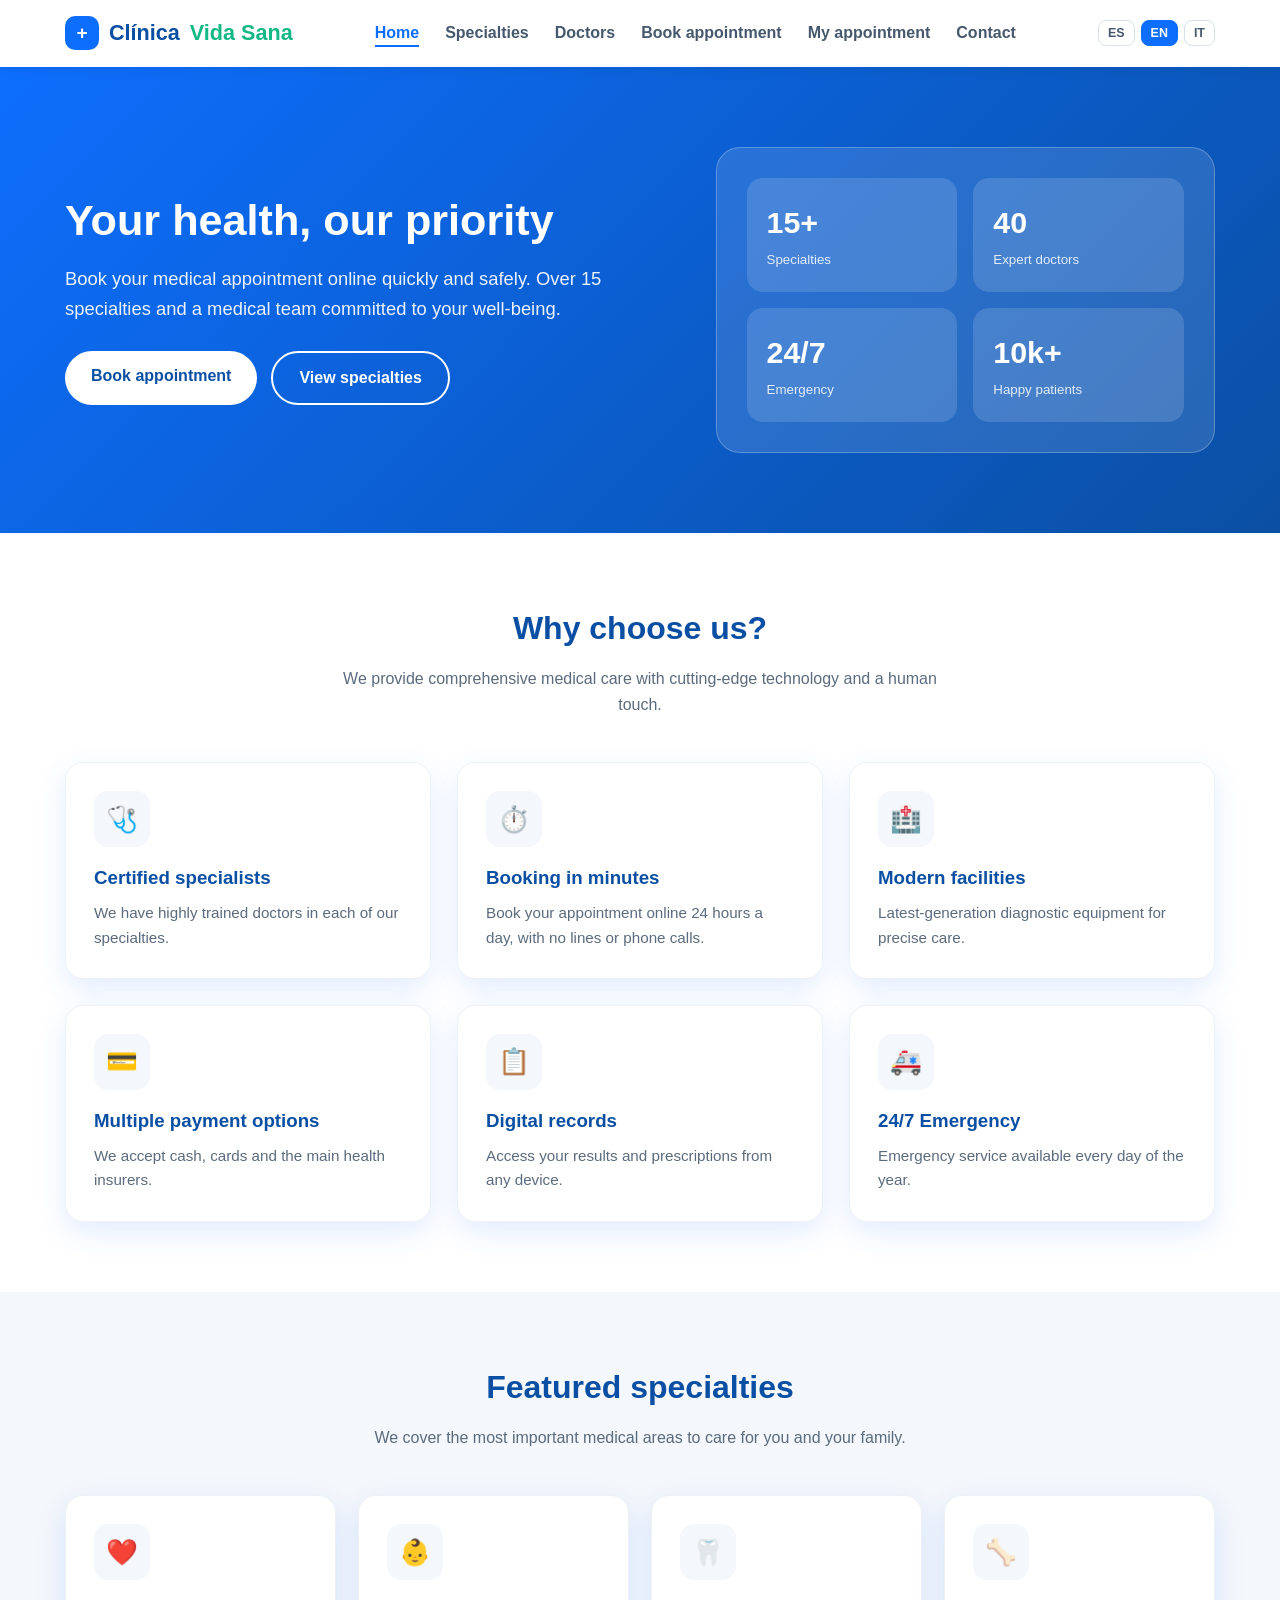
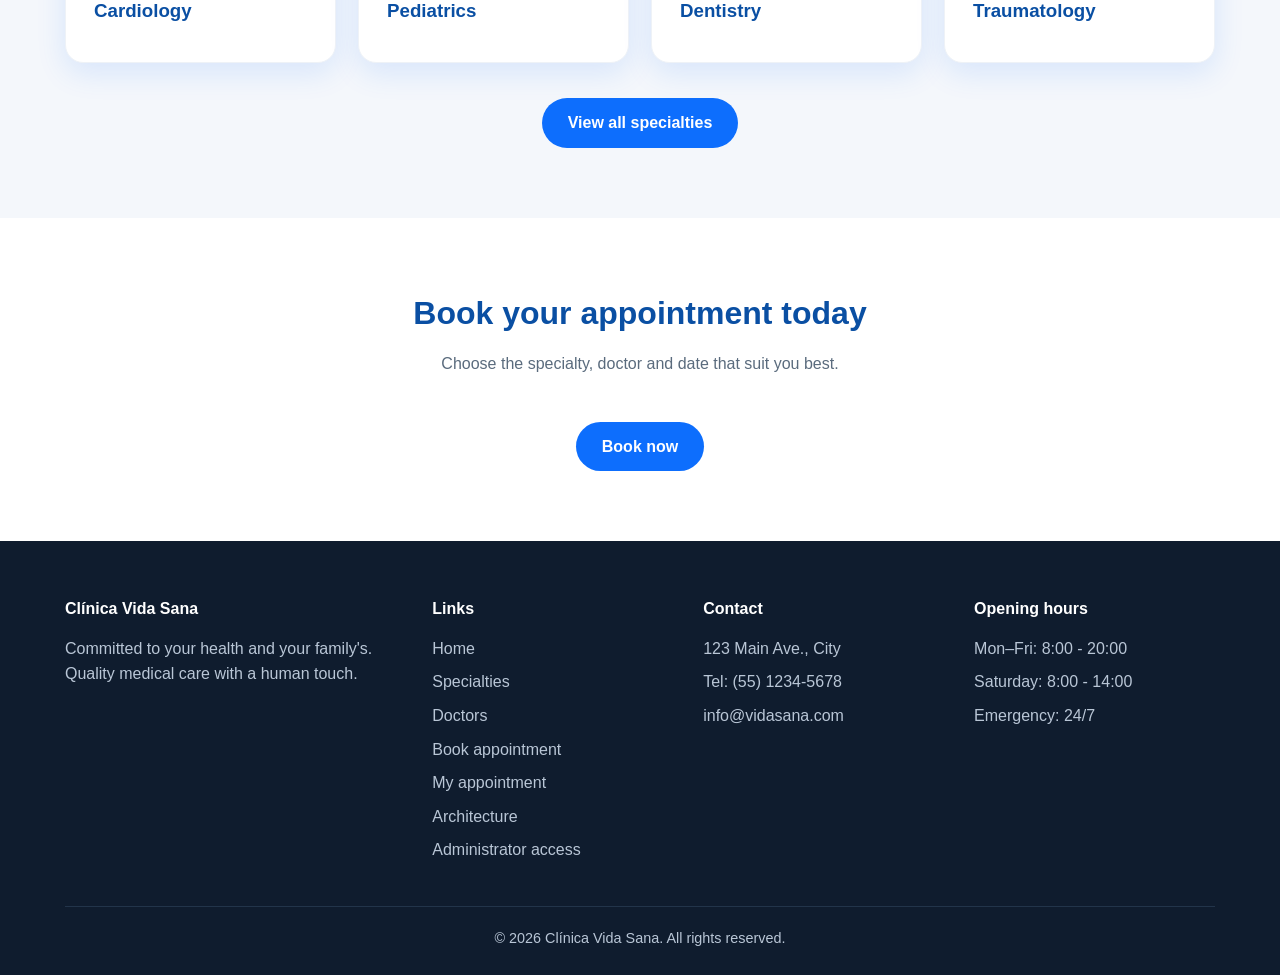
<file: index.html>
<!DOCTYPE html>
<html lang="es">
<head>
  <meta charset="UTF-8" />
  <meta name="viewport" content="width=device-width, initial-scale=1.0" />
  <title>Clínica Vida Sana | Citas Médicas en Línea</title>
  <meta name="description" content="Agenda tu cita médica en línea. Especialidades, médicos y atención de calidad." />
  <link rel="stylesheet" href="css/estilos.css" />
</head>
<body>
  <header>
    <div class="container nav">
      <a href="index.html" class="logo">
        <span class="cruz">+</span> Clínica <span>Vida Sana</span>
      </a>
      <button class="menu-toggle" aria-label="Menú">&#9776;</button>
      <nav>
        <ul class="menu">
          <li><a href="index.html" class="activo">Inicio</a></li>
          <li><a href="especialidades.html">Especialidades</a></li>
          <li><a href="medicos.html">Médicos</a></li>
          <li><a href="agendar.html">Agendar cita</a></li>
          <li><a href="mi-cita.html">Mi cita</a></li>
          <li><a href="contacto.html">Contacto</a></li>
        </ul>
      </nav>
    </div>
  </header>

  <section class="hero">
    <div class="container hero-grid">
      <div>
        <h1>Tu salud, nuestra prioridad</h1>
        <p>
          Agenda tu cita médica en línea de forma rápida y segura. Más de 15
          especialidades y un equipo médico comprometido con tu bienestar.
        </p>
        <div class="hero-botones">
          <a href="agendar.html" class="btn btn-blanco">Agendar cita</a>
          <a href="especialidades.html" class="btn btn-borde">Ver especialidades</a>
        </div>
      </div>
      <div class="hero-img">
        <div class="hero-card">
          <div class="num">15+</div>
          <small>Especialidades</small>
        </div>
        <div class="hero-card">
          <div class="num">40</div>
          <small>Médicos expertos</small>
        </div>
        <div class="hero-card">
          <div class="num">24/7</div>
          <small>Urgencias</small>
        </div>
        <div class="hero-card">
          <div class="num">10k+</div>
          <small>Pacientes felices</small>
        </div>
      </div>
    </div>
  </section>

  <section class="seccion">
    <div class="container">
      <div class="titulo">
        <h2>¿Por qué elegirnos?</h2>
        <p>Brindamos atención médica integral con tecnología de punta y calidez humana.</p>
      </div>
      <div class="grid-3">
        <div class="card" data-href="medicos.html">
          <div class="icono">🩺</div>
          <h3>Especialistas certificados</h3>
          <p>Contamos con médicos altamente capacitados en cada una de nuestras especialidades.</p>
        </div>
        <div class="card" data-href="agendar.html">
          <div class="icono">⏱️</div>
          <h3>Agenda en minutos</h3>
          <p>Reserva tu cita en línea las 24 horas, sin filas ni llamadas telefónicas.</p>
        </div>
        <div class="card" data-href="contacto.html">
          <div class="icono">🏥</div>
          <h3>Instalaciones modernas</h3>
          <p>Equipos de diagnóstico de última generación para un cuidado preciso.</p>
        </div>
        <div class="card" data-href="contacto.html">
          <div class="icono">💳</div>
          <h3>Múltiples formas de pago</h3>
          <p>Aceptamos efectivo, tarjetas y las principales aseguradoras médicas.</p>
        </div>
        <div class="card" data-href="mi-cita.html">
          <div class="icono">📋</div>
          <h3>Historial digital</h3>
          <p>Accede a tus resultados y recetas desde cualquier dispositivo.</p>
        </div>
        <div class="card" data-href="contacto.html">
          <div class="icono">🚑</div>
          <h3>Urgencias 24/7</h3>
          <p>Servicio de emergencias disponible todos los días del año.</p>
        </div>
      </div>
    </div>
  </section>

  <section class="seccion gris">
    <div class="container">
      <div class="titulo">
        <h2>Especialidades destacadas</h2>
        <p>Contamos con las áreas médicas más importantes para cuidar de ti y tu familia.</p>
      </div>
      <div class="grid-4">
        <div class="card" data-especialidad="Cardiología">
          <div class="icono">❤️</div>
          <h3>Cardiología</h3>
        </div>
        <div class="card" data-especialidad="Pediatría">
          <div class="icono">👶</div>
          <h3>Pediatría</h3>
        </div>
        <div class="card" data-especialidad="Odontología">
          <div class="icono">🦷</div>
          <h3>Odontología</h3>
        </div>
        <div class="card" data-especialidad="Traumatología">
          <div class="icono">🦴</div>
          <h3>Traumatología</h3>
        </div>
      </div>
      <div style="text-align:center;margin-top:35px;">
        <a href="especialidades.html" class="btn btn-primario">Ver todas las especialidades</a>
      </div>
    </div>
  </section>

  <section class="seccion">
    <div class="container">
      <div class="titulo">
        <h2>Agenda tu cita hoy mismo</h2>
        <p>Elige la especialidad, el médico y la fecha que mejor te convenga.</p>
      </div>
      <div style="text-align:center;">
        <a href="agendar.html" class="btn btn-primario">Reservar ahora</a>
      </div>
    </div>
  </section>

  <footer>
    <div class="container">
      <div class="footer-grid">
        <div>
          <h4>Clínica Vida Sana</h4>
          <p>Comprometidos con tu salud y la de tu familia. Atención médica de calidad con calidez humana.</p>
        </div>
        <div>
          <h4>Enlaces</h4>
          <ul>
            <li><a href="index.html">Inicio</a></li>
            <li><a href="especialidades.html">Especialidades</a></li>
            <li><a href="medicos.html">Médicos</a></li>
            <li><a href="agendar.html">Agendar cita</a></li>
            <li><a href="mi-cita.html">Mi cita</a></li>
            <li><a href="arquitectura.html">Arquitectura</a></li>
            <li><a href="admin.html">Acceso administradores</a></li>
          </ul>
        </div>
        <div>
          <h4>Contacto</h4>
          <ul>
            <li>Av. Principal 123, Ciudad</li>
            <li>Tel: (55) 1234-5678</li>
            <li>info@vidasana.com</li>
          </ul>
        </div>
        <div>
          <h4>Horarios</h4>
          <ul>
            <li>Lun a Vie: 8:00 - 20:00</li>
            <li>Sábado: 8:00 - 14:00</li>
            <li>Urgencias: 24/7</li>
          </ul>
        </div>
      </div>
      <div class="copy">© 2026 Clínica Vida Sana. Todos los derechos reservados.</div>
    </div>
  </footer>

  <script src="js/i18n.js"></script>
  <script src="js/datos.js"></script>
  <script src="js/app.js"></script>
</body>
</html>
</file>
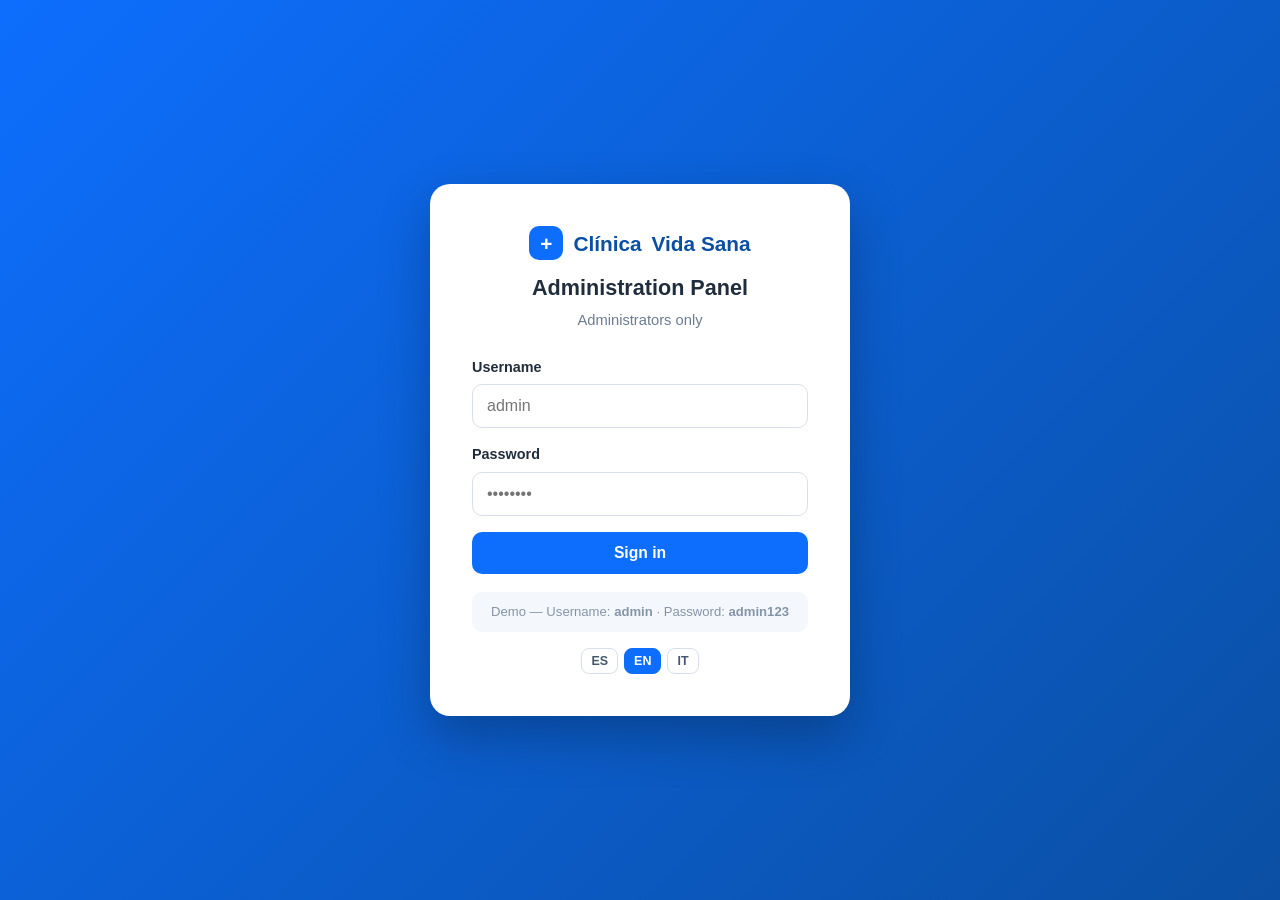
<file: admin.html>
<!DOCTYPE html>
<html lang="es">
<head>
  <meta charset="UTF-8" />
  <meta name="viewport" content="width=device-width, initial-scale=1.0" />
  <title>Panel de Administración | Clínica Vida Sana</title>
  <link rel="stylesheet" href="css/admin.css" />
</head>
<body>
  <!-- LOGIN -->
  <div id="loginView" class="login-wrap">
    <div class="login-card">
      <div class="logo"><span class="cruz">+</span> Clínica <span>Vida Sana</span></div>
      <h1>Panel de Administración</h1>
      <p class="sub">Acceso exclusivo para administradores</p>
      <div class="error" id="loginError"></div>
      <form id="loginForm">
        <div class="campo">
          <label for="usuario">Usuario</label>
          <input type="text" id="usuario" placeholder="admin" autocomplete="username" required />
        </div>
        <div class="campo">
          <label for="clave">Contraseña</label>
          <input type="password" id="clave" placeholder="••••••••" autocomplete="current-password" required />
        </div>
        <button type="submit" class="btn btn-block">Iniciar sesión</button>
      </form>
      <div class="hint">Demo — Usuario: <strong>admin</strong> · Contraseña: <strong>admin123</strong></div>
    </div>
  </div>

  <!-- PANEL -->
  <div id="panelView" style="display:none;">
    <header class="topbar">
      <div class="topbar-inner">
        <div class="marca">
          <span class="cruz">+</span>
          <div>Vida Sana <small>Administración</small></div>
        </div>
        <div class="topbar-actions">
          <span class="usuario">Hola, admin</span>
          <a href="index.html" class="btn btn-sm btn-gris">Ver sitio</a>
          <button class="btn btn-sm btn-rojo" id="btnSalir">Cerrar sesión</button>
        </div>
      </div>
    </header>

    <main class="panel">
      <div class="stats">
        <div class="stat"><div class="num" id="statTurnos">0</div><div class="lbl">Turnos totales</div></div>
        <div class="stat"><div class="num" id="statPendientes">0</div><div class="lbl">Pendientes</div></div>
        <div class="stat"><div class="num" id="statConfirmadas">0</div><div class="lbl">Confirmadas</div></div>
        <div class="stat"><div class="num" id="statMedicos">0</div><div class="lbl">Médicos</div></div>
      </div>

      <div class="tabs">
        <button class="tab activo" data-tab="turnos">Turnos / Citas</button>
        <button class="tab" data-tab="medicos">Médicos</button>
        <button class="tab" data-tab="respaldo">Respaldo</button>
      </div>

      <!-- Vista turnos -->
      <section id="vistaTurnos">
        <div class="panel-head">
          <h2>Gestión de Turnos</h2>
          <div class="filtros">
            <input type="text" id="filtroTurno" placeholder="Buscar paciente, especialidad..." />
            <select id="filtroEstado">
              <option value="">Todos los estados</option>
              <option>Pendiente</option>
              <option>Confirmada</option>
              <option>Atendida</option>
              <option>Cancelada</option>
            </select>
            <button class="btn btn-sm" data-accion="nuevo-turno">+ Nuevo turno</button>
          </div>
        </div>
        <div class="tabla-wrap">
          <table id="tablaTurnos">
            <thead>
              <tr>
                <th>Paciente</th>
                <th>Especialidad</th>
                <th>Médico</th>
                <th>Fecha / Hora</th>
                <th>Motivo</th>
                <th>Estado</th>
                <th>Creado</th>
                <th>Acciones</th>
              </tr>
            </thead>
            <tbody></tbody>
          </table>
        </div>
      </section>

      <!-- Vista médicos -->
      <section id="vistaMedicos" style="display:none;">
        <div class="panel-head">
          <h2>Gestión de Médicos</h2>
          <div class="filtros">
            <button class="btn btn-sm" data-accion="nuevo-medico">+ Nuevo médico</button>
          </div>
        </div>
        <div class="tabla-wrap">
          <table id="tablaMedicos">
            <thead>
              <tr>
                <th>Nombre</th>
                <th>Especialidad</th>
                <th>Cédula</th>
                <th>Experiencia</th>
                <th>Días y horario</th>
                <th>Contacto</th>
                <th>Acciones</th>
              </tr>
            </thead>
            <tbody></tbody>
          </table>
        </div>
      </section>

      <!-- Vista respaldo -->
      <section id="vistaRespaldo" style="display:none;">
        <div class="panel-head">
          <h2>Respaldo y Restauración</h2>
        </div>
        <p class="ayuda">
          Exporta los datos a archivos <strong>CSV</strong> (compatibles con Excel y
          hojas de cálculo) para guardarlos como respaldo. En caso de desastre
          (pérdida de datos del navegador, reinstalación, etc.) impórtalos para
          restaurar el sistema.
        </p>

        <div class="respaldo-grid">
          <div class="respaldo-card">
            <h3>Médicos</h3>
            <p id="infoMedicosRespaldo">—</p>
            <div class="respaldo-actions">
              <button class="btn btn-sm" data-accion="exportar-medicos">Exportar CSV</button>
              <button class="btn btn-sm btn-gris" data-accion="importar-medicos">Importar CSV</button>
            </div>
            <input type="file" id="archivoMedicos" accept=".csv,text/csv" style="display:none;" />
          </div>

          <div class="respaldo-card">
            <h3>Turnos / Citas</h3>
            <p id="infoTurnosRespaldo">—</p>
            <div class="respaldo-actions">
              <button class="btn btn-sm" data-accion="exportar-turnos">Exportar CSV</button>
              <button class="btn btn-sm btn-gris" data-accion="importar-turnos">Importar CSV</button>
            </div>
            <input type="file" id="archivoTurnos" accept=".csv,text/csv" style="display:none;" />
          </div>
        </div>
      </section>
    </main>
  </div>

  <!-- MODAL -->
  <div class="modal" id="modal">
    <div class="modal-card">
      <h3 id="modalTitulo">Editar</h3>
      <div id="modalContenido"></div>
    </div>
  </div>

  <script src="js/i18n.js"></script>
  <script src="js/datos.js"></script>
  <script src="js/admin.js"></script>
</body>
</html>
</file>
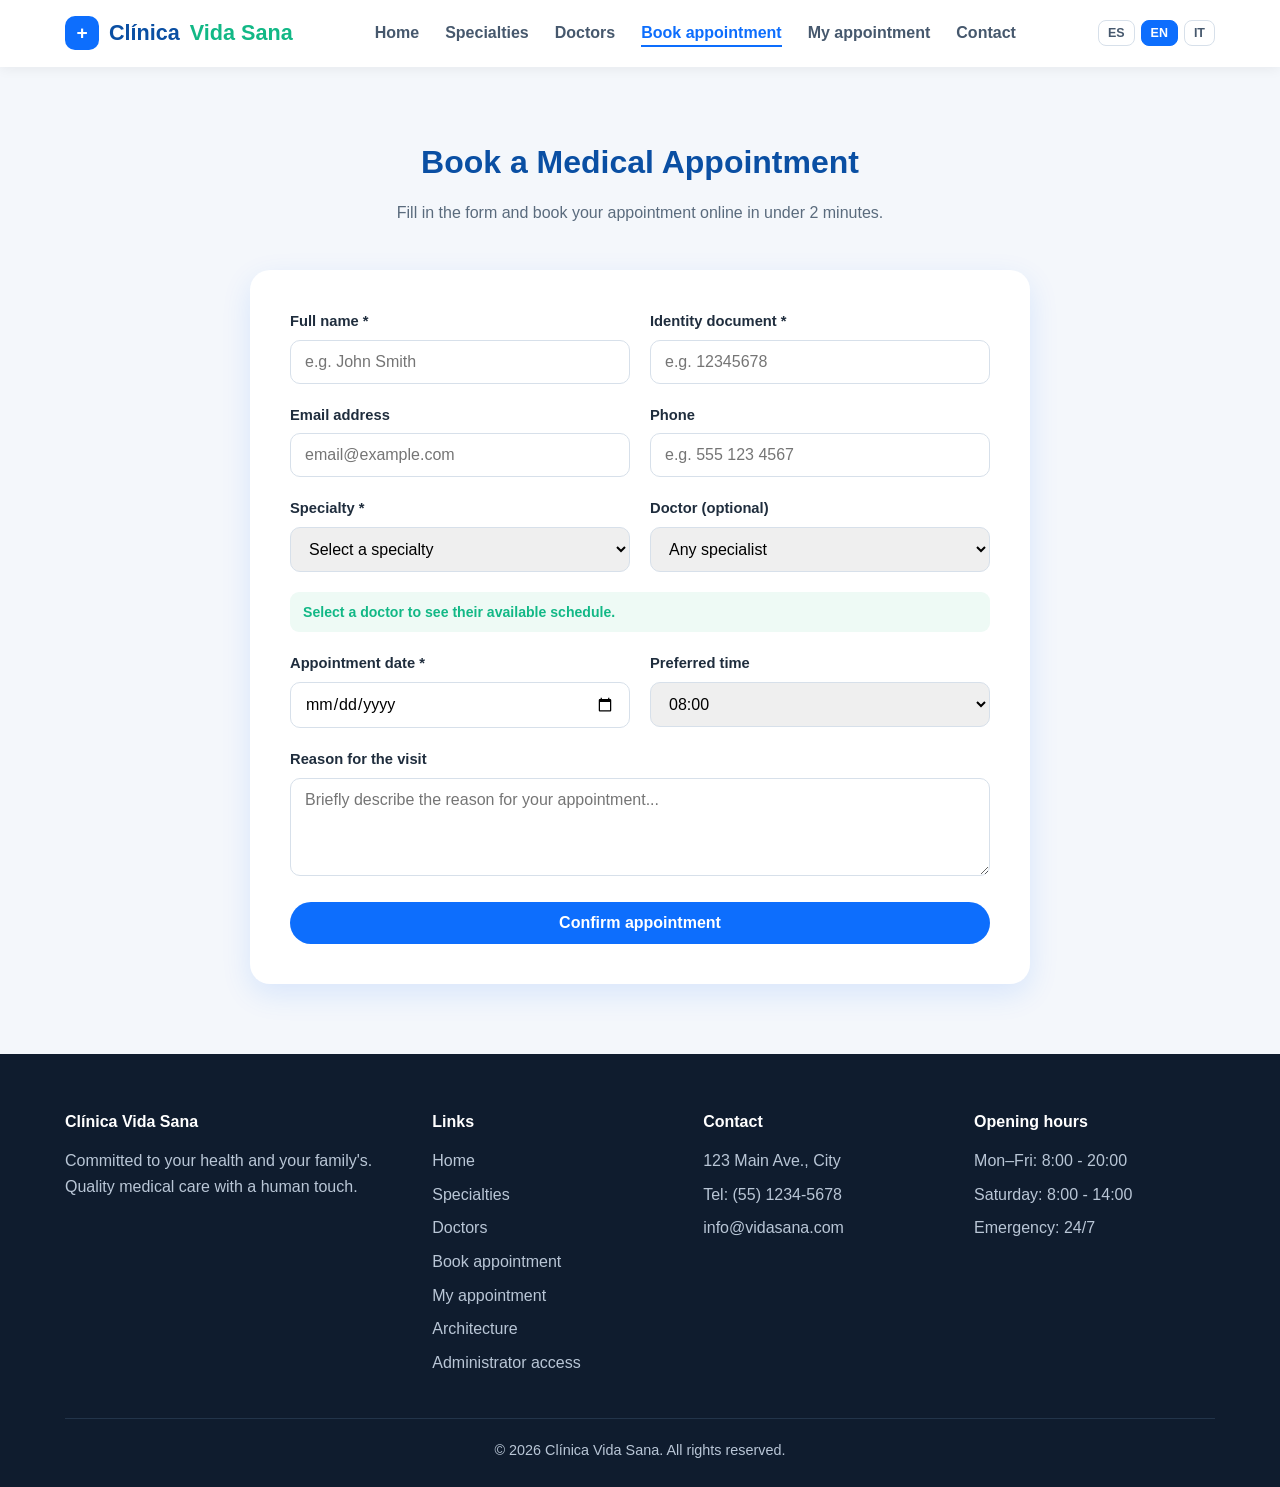
<file: agendar.html>
<!DOCTYPE html>
<html lang="es">
<head>
  <meta charset="UTF-8" />
  <meta name="viewport" content="width=device-width, initial-scale=1.0" />
  <title>Agendar Cita | Clínica Vida Sana</title>
  <link rel="stylesheet" href="css/estilos.css" />
</head>
<body>
  <header>
    <div class="container nav">
      <a href="index.html" class="logo">
        <span class="cruz">+</span> Clínica <span>Vida Sana</span>
      </a>
      <button class="menu-toggle" aria-label="Menú">&#9776;</button>
      <nav>
        <ul class="menu">
          <li><a href="index.html">Inicio</a></li>
          <li><a href="especialidades.html">Especialidades</a></li>
          <li><a href="medicos.html">Médicos</a></li>
          <li><a href="agendar.html" class="activo">Agendar cita</a></li>
          <li><a href="mi-cita.html">Mi cita</a></li>
          <li><a href="contacto.html">Contacto</a></li>
        </ul>
      </nav>
    </div>
  </header>

  <section class="seccion gris">
    <div class="container">
      <div class="titulo">
        <h2>Agendar una Cita Médica</h2>
        <p>Completa el formulario y reserva tu cita en línea en menos de 2 minutos.</p>
      </div>

      <div class="form-card">
        <div class="alerta" id="alerta"></div>
        <form id="formCita" novalidate>
          <div class="form-grid">
            <div class="campo">
              <label for="nombre">Nombre completo *</label>
              <input type="text" id="nombre" placeholder="Ej. Juan Pérez" required />
            </div>
            <div class="campo">
              <label for="documento">Documento de identidad *</label>
              <input type="text" id="documento" placeholder="Ej. 12345678" required />
            </div>
            <div class="campo">
              <label for="email">Correo electrónico</label>
              <input type="email" id="email" placeholder="correo@ejemplo.com" />
            </div>
            <div class="campo">
              <label for="telefono">Teléfono</label>
              <input type="tel" id="telefono" placeholder="Ej. 555 123 4567" />
            </div>
            <div class="campo">
              <label for="especialidad">Especialidad *</label>
              <select id="especialidad" required>
                <option value="">Selecciona una especialidad</option>
                <option>Cardiología</option>
                <option>Pediatría</option>
                <option>Odontología</option>
                <option>Traumatología</option>
                <option>Neurología</option>
                <option>Oftalmología</option>
                <option>Ginecología</option>
                <option>Dermatología</option>
                <option>Endocrinología</option>
                <option>Urología</option>
                <option>Psiquiatría</option>
                <option>Neumología</option>
              </select>
            </div>
            <div class="campo">
              <label for="medico">Médico (opcional)</label>
              <select id="medico">
                <option value="">Cualquier especialista disponible</option>
                <option>Dra. María González</option>
                <option>Dr. Juan Ramírez</option>
                <option>Dra. Ana López</option>
                <option>Dr. Carlos Pérez</option>
                <option>Dra. Laura Fernández</option>
                <option>Dr. Roberto Martínez</option>
                <option>Dra. Patricia Silva</option>
                <option>Dr. José Díaz</option>
              </select>
            </div>
            <div class="campo full">
              <small id="ayudaHorario" class="ayuda"></small>
            </div>
            <div class="campo">
              <label for="fecha">Fecha de la cita *</label>
              <input type="date" id="fecha" required />
            </div>
            <div class="campo">
              <label for="hora">Hora preferida</label>
              <select id="hora">
                <option>08:00</option>
                <option>08:30</option>
                <option>09:00</option>
                <option>09:30</option>
                <option>10:00</option>
                <option>10:30</option>
                <option>11:00</option>
                <option>11:30</option>
                <option>12:00</option>
                <option>12:30</option>
                <option>13:00</option>
                <option>13:30</option>
                <option>14:00</option>
                <option>14:30</option>
                <option>15:00</option>
                <option>15:30</option>
                <option>16:00</option>
                <option>16:30</option>
                <option>17:00</option>
                <option>17:30</option>
              </select>
            </div>
            <div class="campo full">
              <label for="motivo">Motivo de la consulta</label>
              <textarea id="motivo" rows="4" placeholder="Describe brevemente el motivo de tu cita..."></textarea>
            </div>
          </div>
          <button type="submit" class="btn btn-primario">Confirmar cita</button>
        </form>
      </div>
    </div>
  </section>

  <footer>
    <div class="container">
      <div class="footer-grid">
        <div>
          <h4>Clínica Vida Sana</h4>
          <p>Comprometidos con tu salud y la de tu familia. Atención médica de calidad con calidez humana.</p>
        </div>
        <div>
          <h4>Enlaces</h4>
          <ul>
            <li><a href="index.html">Inicio</a></li>
            <li><a href="especialidades.html">Especialidades</a></li>
            <li><a href="medicos.html">Médicos</a></li>
            <li><a href="agendar.html">Agendar cita</a></li>
            <li><a href="mi-cita.html">Mi cita</a></li>
            <li><a href="arquitectura.html">Arquitectura</a></li>
            <li><a href="admin.html">Acceso administradores</a></li>
          </ul>
        </div>
        <div>
          <h4>Contacto</h4>
          <ul>
            <li>Av. Principal 123, Ciudad</li>
            <li>Tel: (55) 1234-5678</li>
            <li>info@vidasana.com</li>
          </ul>
        </div>
        <div>
          <h4>Horarios</h4>
          <ul>
            <li>Lun a Vie: 8:00 - 20:00</li>
            <li>Sábado: 8:00 - 14:00</li>
            <li>Urgencias: 24/7</li>
          </ul>
        </div>
      </div>
      <div class="copy">© 2026 Clínica Vida Sana. Todos los derechos reservados.</div>
    </div>
  </footer>

  <script src="js/i18n.js"></script>
  <script src="js/datos.js"></script>
  <script src="js/app.js"></script>
</body>
</html>
</file>
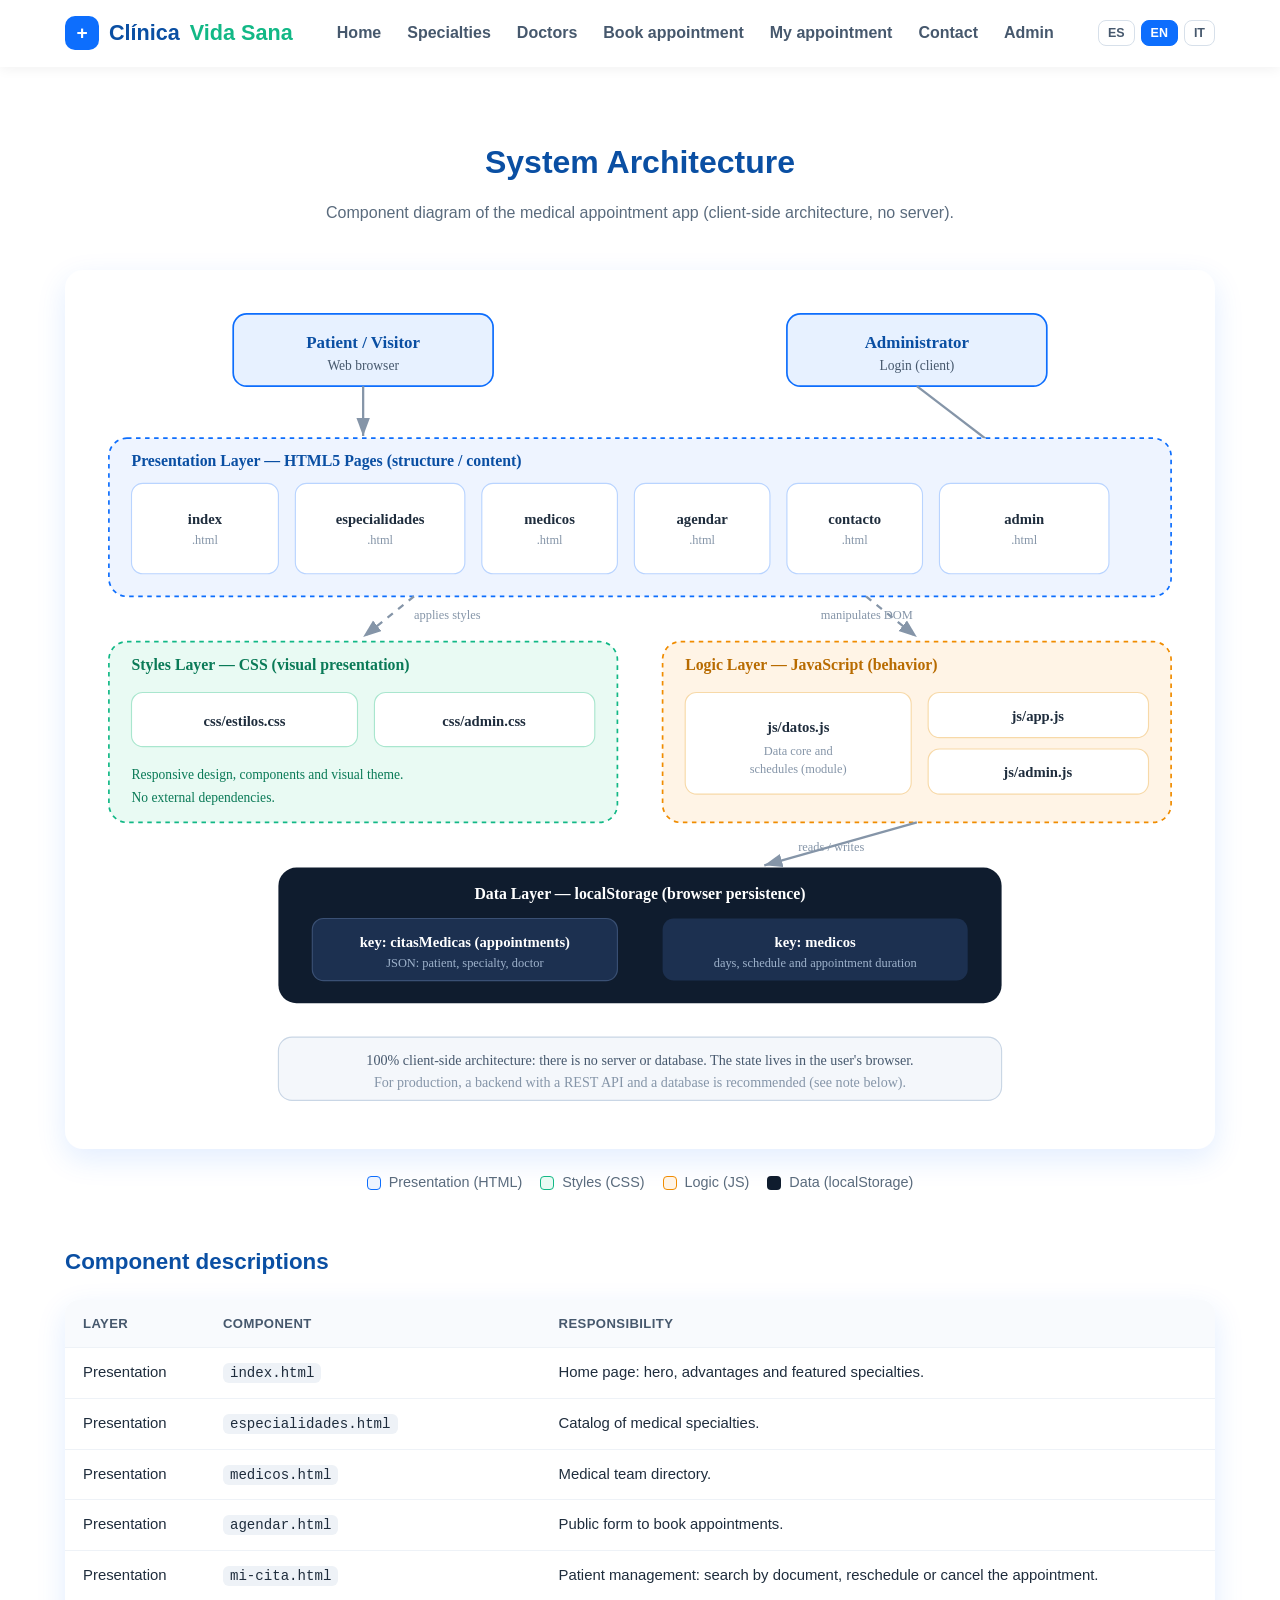
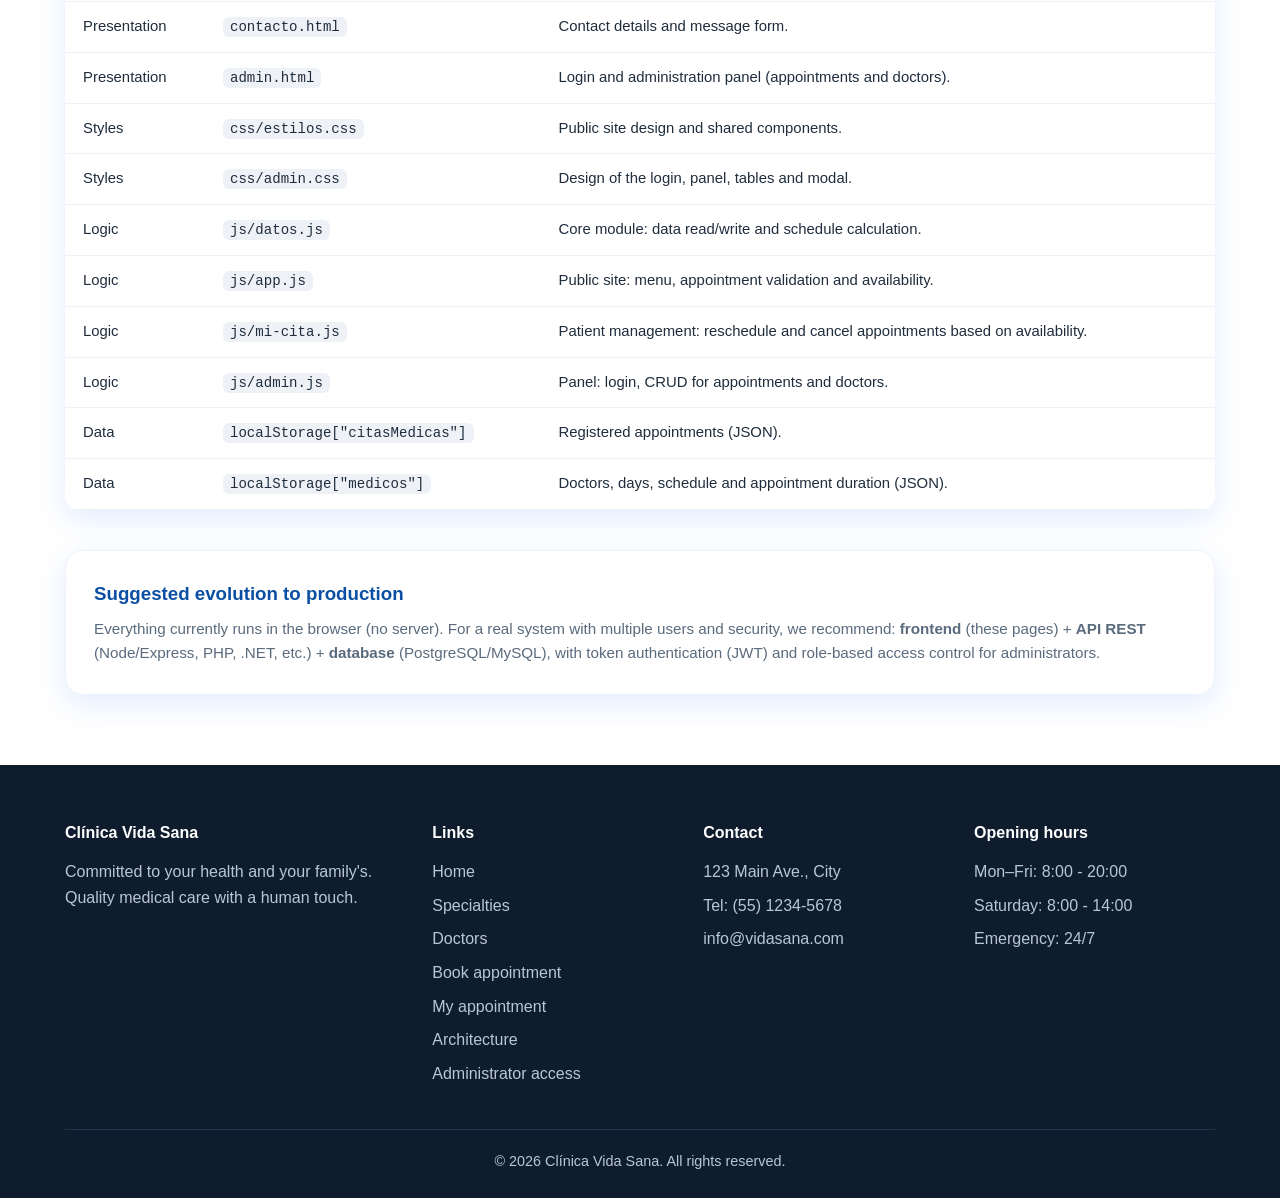
<file: arquitectura.html>
<!DOCTYPE html>
<html lang="es">
<head>
  <meta charset="UTF-8" />
  <meta name="viewport" content="width=device-width, initial-scale=1.0" />
  <title>Arquitectura del Sistema | Clínica Vida Sana</title>
  <link rel="stylesheet" href="css/estilos.css" />
  <style>
    .diagrama {
      background: #fff;
      border-radius: 18px;
      box-shadow: 0 10px 30px rgba(13, 110, 253, 0.12);
      padding: 10px;
      overflow-x: auto;
    }
    .diagrama svg {
      width: 100%;
      min-width: 760px;
      height: auto;
      display: block;
    }
    .leyenda {
      display: flex;
      flex-wrap: wrap;
      gap: 18px;
      justify-content: center;
      margin-top: 22px;
      color: #5a6b7d;
      font-size: 0.9rem;
    }
    .leyenda span {
      display: inline-flex;
      align-items: center;
      gap: 8px;
    }
    .punto {
      width: 14px;
      height: 14px;
      border-radius: 4px;
      display: inline-block;
    }
    table.desc {
      width: 100%;
      border-collapse: collapse;
      background: #fff;
      border-radius: 14px;
      overflow: hidden;
      box-shadow: 0 10px 30px rgba(13, 110, 253, 0.12);
    }
    table.desc th,
    table.desc td {
      text-align: left;
      padding: 13px 18px;
      border-bottom: 1px solid #eef2f7;
      font-size: 0.93rem;
    }
    table.desc th {
      background: #f8fafd;
      color: #46586d;
      font-size: 0.82rem;
      text-transform: uppercase;
      letter-spacing: 0.03em;
    }
    code {
      background: #eef2f7;
      padding: 2px 7px;
      border-radius: 6px;
      font-size: 0.88rem;
    }
  </style>
</head>
<body>
  <header>
    <div class="container nav">
      <a href="index.html" class="logo">
        <span class="cruz">+</span> Clínica <span>Vida Sana</span>
      </a>
      <button class="menu-toggle" aria-label="Menú">&#9776;</button>
      <nav>
        <ul class="menu">
          <li><a href="index.html">Inicio</a></li>
          <li><a href="especialidades.html">Especialidades</a></li>
          <li><a href="medicos.html">Médicos</a></li>
          <li><a href="agendar.html">Agendar cita</a></li>
          <li><a href="mi-cita.html">Mi cita</a></li>
          <li><a href="contacto.html">Contacto</a></li>
          <li><a href="admin.html">Admin</a></li>
        </ul>
      </nav>
    </div>
  </header>

  <section class="seccion">
    <div class="container">
      <div class="titulo">
        <h2>Arquitectura del Sistema</h2>
        <p>Diagrama de componentes de la aplicación de citas médicas (arquitectura cliente, sin servidor).</p>
      </div>

      <div class="diagrama">
        <svg viewBox="0 0 1000 760" role="img" aria-label="Diagrama de arquitectura del sistema">
          <defs>
            <marker id="flecha" markerWidth="10" markerHeight="10" refX="8" refY="3" orient="auto" markerUnits="strokeWidth">
              <path d="M0,0 L8,3 L0,6 z" fill="#8595a8" />
            </marker>
          </defs>

          <!-- ACTORES -->
          <rect x="140" y="30" width="230" height="64" rx="12" fill="#e7f1ff" stroke="#0d6efd" stroke-width="1.5" />
          <text x="255" y="60" text-anchor="middle" font-family="Segoe UI" font-size="15" font-weight="700" fill="#0a4fa3">Paciente / Visitante</text>
          <text x="255" y="80" text-anchor="middle" font-family="Segoe UI" font-size="12" fill="#46586d">Navegador web</text>

          <rect x="630" y="30" width="230" height="64" rx="12" fill="#e7f1ff" stroke="#0d6efd" stroke-width="1.5" />
          <text x="745" y="60" text-anchor="middle" font-family="Segoe UI" font-size="15" font-weight="700" fill="#0a4fa3">Administrador</text>
          <text x="745" y="80" text-anchor="middle" font-family="Segoe UI" font-size="12" fill="#46586d">Login (cliente)</text>

          <!-- flechas actores -> presentacion -->
          <line x1="255" y1="94" x2="255" y2="138" stroke="#8595a8" stroke-width="2" marker-end="url(#flecha)" />
          <line x1="745" y1="94" x2="855" y2="178" stroke="#8595a8" stroke-width="2" marker-end="url(#flecha)" />

          <!-- CAPA PRESENTACION -->
          <rect x="30" y="140" width="940" height="140" rx="16" fill="#eef4ff" stroke="#0d6efd" stroke-width="1.5" stroke-dasharray="4 4" />
          <text x="50" y="165" font-family="Segoe UI" font-size="14" font-weight="700" fill="#0a4fa3">Capa de Presentación — Páginas HTML5 (estructura / contenido)</text>

          <g font-family="Segoe UI" font-size="13" text-anchor="middle">
            <rect x="50" y="180" width="130" height="80" rx="10" fill="#ffffff" stroke="#b9d4ff" />
            <text x="115" y="216" fill="#1f2d3d" font-weight="600">index</text>
            <text x="115" y="234" fill="#8595a8" font-size="11">.html</text>

            <rect x="195" y="180" width="150" height="80" rx="10" fill="#ffffff" stroke="#b9d4ff" />
            <text x="270" y="216" fill="#1f2d3d" font-weight="600">especialidades</text>
            <text x="270" y="234" fill="#8595a8" font-size="11">.html</text>

            <rect x="360" y="180" width="120" height="80" rx="10" fill="#ffffff" stroke="#b9d4ff" />
            <text x="420" y="216" fill="#1f2d3d" font-weight="600">medicos</text>
            <text x="420" y="234" fill="#8595a8" font-size="11">.html</text>

            <rect x="495" y="180" width="120" height="80" rx="10" fill="#ffffff" stroke="#b9d4ff" />
            <text x="555" y="216" fill="#1f2d3d" font-weight="600">agendar</text>
            <text x="555" y="234" fill="#8595a8" font-size="11">.html</text>

            <rect x="630" y="180" width="120" height="80" rx="10" fill="#ffffff" stroke="#b9d4ff" />
            <text x="690" y="216" fill="#1f2d3d" font-weight="600">contacto</text>
            <text x="690" y="234" fill="#8595a8" font-size="11">.html</text>

            <rect x="765" y="180" width="150" height="80" rx="10" fill="#ffffff" stroke="#b9d4ff" />
            <text x="840" y="216" fill="#1f2d3d" font-weight="600">admin</text>
            <text x="840" y="234" fill="#8595a8" font-size="11">.html</text>
          </g>

          <!-- flecha presentacion -> estilos / logica -->
          <line x1="300" y1="280" x2="255" y2="316" stroke="#8595a8" stroke-width="2" stroke-dasharray="6 6" marker-end="url(#flecha)" />
          <line x1="700" y1="280" x2="745" y2="316" stroke="#8595a8" stroke-width="2" stroke-dasharray="6 6" marker-end="url(#flecha)" />
          <text x="300" y="300" font-family="Segoe UI" font-size="11" fill="#8595a8">aplica estilos</text>
          <text x="660" y="300" font-family="Segoe UI" font-size="11" fill="#8595a8">manipula DOM</text>

          <!-- CAPA ESTILOS -->
          <rect x="30" y="320" width="450" height="160" rx="16" fill="#e9faf3" stroke="#12b886" stroke-width="1.5" stroke-dasharray="4 4" />
          <text x="50" y="345" font-family="Segoe UI" font-size="14" font-weight="700" fill="#0a7a57">Capa de Estilos — CSS (presentación visual)</text>
          <g font-family="Segoe UI" font-size="13" text-anchor="middle">
            <rect x="50" y="365" width="200" height="48" rx="10" fill="#ffffff" stroke="#a9e6ce" />
            <text x="150" y="395" fill="#1f2d3d" font-weight="600">css/estilos.css</text>
            <rect x="265" y="365" width="195" height="48" rx="10" fill="#ffffff" stroke="#a9e6ce" />
            <text x="362" y="395" fill="#1f2d3d" font-weight="600">css/admin.css</text>
          </g>
          <text x="50" y="442" font-family="Segoe UI" font-size="12" fill="#0a7a57">Diseño responsivo, componentes y tema visual.</text>
          <text x="50" y="462" font-family="Segoe UI" font-size="12" fill="#0a7a57">Sin dependencias externas.</text>

          <!-- CAPA LOGICA -->
          <rect x="520" y="320" width="450" height="160" rx="16" fill="#fff4e6" stroke="#f08c00" stroke-width="1.5" stroke-dasharray="4 4" />
          <text x="540" y="345" font-family="Segoe UI" font-size="14" font-weight="700" fill="#b86b00">Capa de Lógica — JavaScript (comportamiento)</text>
          <g font-family="Segoe UI" font-size="13" text-anchor="middle">
            <rect x="540" y="365" width="200" height="90" rx="10" fill="#ffffff" stroke="#f7d9a8" />
            <text x="640" y="400" fill="#1f2d3d" font-weight="700">js/datos.js</text>
            <text x="640" y="420" fill="#8595a8" font-size="11">Núcleo de datos y</text>
            <text x="640" y="436" fill="#8595a8" font-size="11">horarios (módulo)</text>

            <rect x="755" y="365" width="195" height="40" rx="10" fill="#ffffff" stroke="#f7d9a8" />
            <text x="852" y="390" fill="#1f2d3d" font-weight="600">js/app.js</text>
            <rect x="755" y="415" width="195" height="40" rx="10" fill="#ffffff" stroke="#f7d9a8" />
            <text x="852" y="440" fill="#1f2d3d" font-weight="600">js/admin.js</text>
          </g>

          <!-- CAPA DATOS -->
          <rect x="180" y="520" width="640" height="120" rx="16" fill="#0f1c2e" />
          <text x="500" y="548" text-anchor="middle" font-family="Segoe UI" font-size="14" font-weight="700" fill="#ffffff">Capa de Datos — localStorage (persistencia en el navegador)</text>
          <g font-family="Segoe UI" font-size="13" text-anchor="middle">
            <rect x="210" y="565" width="270" height="55" rx="10" fill="#1c3050" stroke="#3a5074" />
            <text x="345" y="590" fill="#ffffff" font-weight="600">clave: citasMedicas (turnos)</text>
            <text x="345" y="608" fill="#9fb3cc" font-size="11">JSON: paciente, especialidad, médico</text>

            <rect x="520" y="565" width="270" height="55" rx="10" fill="#1c3050" />
            <text x="655" y="590" fill="#ffffff" font-weight="600">clave: medicos</text>
            <text x="655" y="608" fill="#9fb3cc" font-size="11">días, horario y duración de citas</text>
          </g>

          <!-- flecha logica -> datos -->
          <line x1="745" y1="480" x2="610" y2="518" stroke="#8595a8" stroke-width="2" marker-end="url(#flecha)" />
          <text x="640" y="505" font-family="Segoe UI" font-size="11" fill="#8595a8">lee / escribe</text>

          <!-- NOTA -->
          <rect x="180" y="670" width="640" height="56" rx="12" fill="#f4f7fb" stroke="#c9d6e5" />
          <text x="500" y="695" text-anchor="middle" font-family="Segoe UI" font-size="12.5" fill="#46586d">
            Arquitectura 100% cliente: no hay servidor ni base de datos. El estado vive en el navegador del usuario.
          </text>
          <text x="500" y="714" text-anchor="middle" font-family="Segoe UI" font-size="12.5" fill="#8595a8">
            Para producción se recomienda un backend con API REST y base de datos (ver nota abajo).
          </text>
        </svg>
      </div>

      <div class="leyenda">
        <span><span class="punto" style="background:#eef4ff;border:1px solid #0d6efd"></span> Presentación (HTML)</span>
        <span><span class="punto" style="background:#e9faf3;border:1px solid #12b886"></span> Estilos (CSS)</span>
        <span><span class="punto" style="background:#fff4e6;border:1px solid #f08c00"></span> Lógica (JS)</span>
        <span><span class="punto" style="background:#0f1c2e"></span> Datos (localStorage)</span>
      </div>

      <div style="margin-top:50px;">
        <div class="titulo" style="text-align:left;margin:0 0 20px;">
          <h2 style="font-size:1.4rem;">Descripción de componentes</h2>
        </div>
        <table class="desc">
          <thead>
            <tr><th>Capa</th><th>Componente</th><th>Responsabilidad</th></tr>
          </thead>
          <tbody>
            <tr><td>Presentación</td><td><code>index.html</code></td><td>Página de inicio: hero, ventajas y especialidades destacadas.</td></tr>
            <tr><td>Presentación</td><td><code>especialidades.html</code></td><td>Catálogo de especialidades médicas.</td></tr>
            <tr><td>Presentación</td><td><code>medicos.html</code></td><td>Directorio del equipo médico.</td></tr>
            <tr><td>Presentación</td><td><code>agendar.html</code></td><td>Formulario público para agendar citas.</td></tr>
            <tr><td>Presentación</td><td><code>mi-cita.html</code></td><td>Gestión del paciente: buscar por documento, reagendar o anular la cita.</td></tr>
            <tr><td>Presentación</td><td><code>contacto.html</code></td><td>Datos de contacto y formulario de mensajes.</td></tr>
            <tr><td>Presentación</td><td><code>admin.html</code></td><td>Login y panel de administración (turnos y médicos).</td></tr>
            <tr><td>Estilos</td><td><code>css/estilos.css</code></td><td>Diseño del sitio público y componentes comunes.</td></tr>
            <tr><td>Estilos</td><td><code>css/admin.css</code></td><td>Diseño del login, panel, tablas y modal.</td></tr>
            <tr><td>Lógica</td><td><code>js/datos.js</code></td><td>Módulo núcleo: lectura/escritura de datos y cálculo de horarios.</td></tr>
            <tr><td>Lógica</td><td><code>js/app.js</code></td><td>Sitio público: menú, validación de citas y disponibilidad.</td></tr>
            <tr><td>Lógica</td><td><code>js/mi-cita.js</code></td><td>Gestión del paciente: reagendar y anular citas según disponibilidad.</td></tr>
            <tr><td>Lógica</td><td><code>js/admin.js</code></td><td>Panel: login, CRUD de turnos y médicos.</td></tr>
            <tr><td>Datos</td><td><code>localStorage["citasMedicas"]</code></td><td>Turnos registrados (JSON).</td></tr>
            <tr><td>Datos</td><td><code>localStorage["medicos"]</code></td><td>Médicos, días, horario y duración de cita (JSON).</td></tr>
          </tbody>
        </table>
      </div>

      <div style="margin-top:40px;" class="card">
        <h3>Evolución sugerida a producción</h3>
        <p>
          Actualmente todo corre en el navegador (sin servidor). Para un sistema real con múltiples
          usuarios y seguridad, se recomienda: <strong>frontend</strong> (estas páginas) + <strong>API REST</strong>
          (Node/Express, PHP, .NET, etc.) + <strong>base de datos</strong> (PostgreSQL/MySQL), con
          autenticación por tokens (JWT) y control de roles para administradores.
        </p>
      </div>
    </div>
  </section>

  <footer>
    <div class="container">
      <div class="footer-grid">
        <div>
          <h4>Clínica Vida Sana</h4>
          <p>Comprometidos con tu salud y la de tu familia. Atención médica de calidad con calidez humana.</p>
        </div>
        <div>
          <h4>Enlaces</h4>
          <ul>
            <li><a href="index.html">Inicio</a></li>
            <li><a href="especialidades.html">Especialidades</a></li>
            <li><a href="medicos.html">Médicos</a></li>
            <li><a href="agendar.html">Agendar cita</a></li>
            <li><a href="mi-cita.html">Mi cita</a></li>
            <li><a href="arquitectura.html">Arquitectura</a></li>
            <li><a href="admin.html">Acceso administradores</a></li>
          </ul>
        </div>
        <div>
          <h4>Contacto</h4>
          <ul>
            <li>Av. Principal 123, Ciudad</li>
            <li>Tel: (55) 1234-5678</li>
            <li>info@vidasana.com</li>
          </ul>
        </div>
        <div>
          <h4>Horarios</h4>
          <ul>
            <li>Lun a Vie: 8:00 - 20:00</li>
            <li>Sábado: 8:00 - 14:00</li>
            <li>Urgencias: 24/7</li>
          </ul>
        </div>
      </div>
      <div class="copy">© 2026 Clínica Vida Sana. Todos los derechos reservados.</div>
    </div>
  </footer>

  <script src="js/i18n.js"></script>
  <script src="js/datos.js"></script>
  <script src="js/app.js"></script>
</body>
</html>
</file>
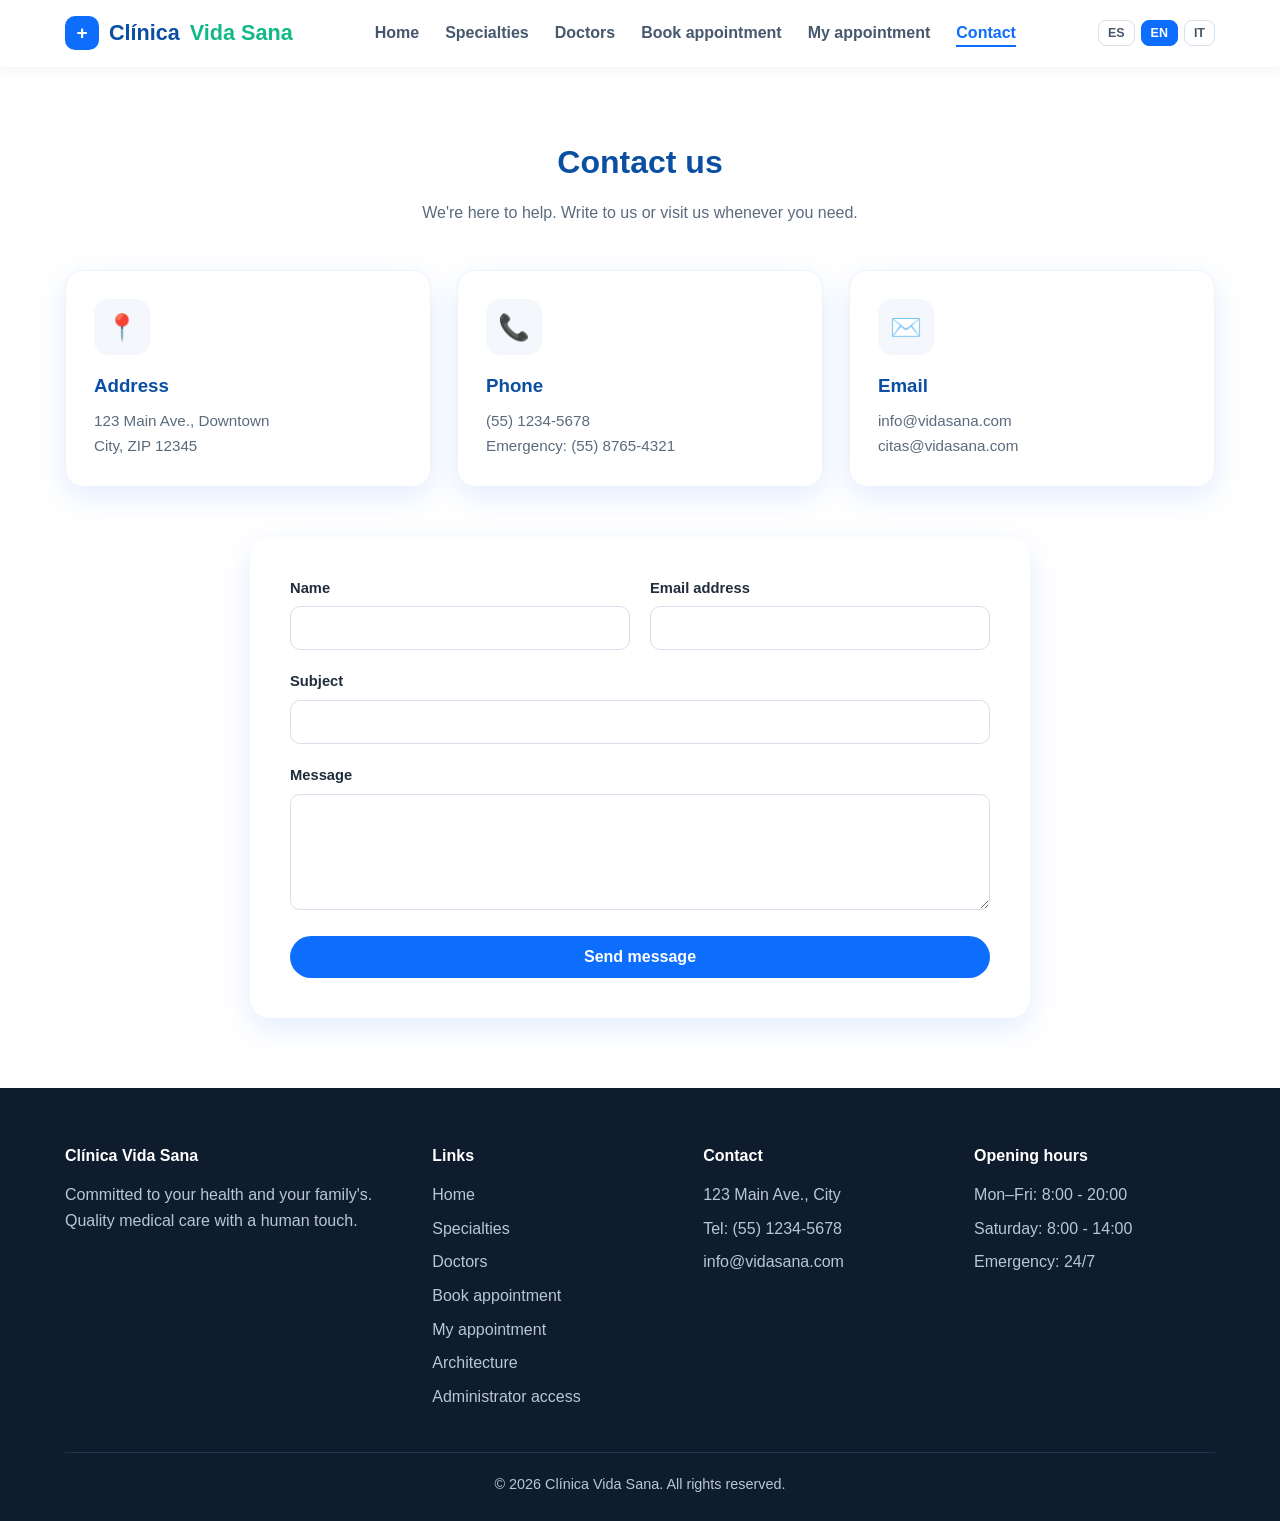
<file: contacto.html>
<!DOCTYPE html>
<html lang="es">
<head>
  <meta charset="UTF-8" />
  <meta name="viewport" content="width=device-width, initial-scale=1.0" />
  <title>Contacto | Clínica Vida Sana</title>
  <link rel="stylesheet" href="css/estilos.css" />
</head>
<body>
  <header>
    <div class="container nav">
      <a href="index.html" class="logo">
        <span class="cruz">+</span> Clínica <span>Vida Sana</span>
      </a>
      <button class="menu-toggle" aria-label="Menú">&#9776;</button>
      <nav>
        <ul class="menu">
          <li><a href="index.html">Inicio</a></li>
          <li><a href="especialidades.html">Especialidades</a></li>
          <li><a href="medicos.html">Médicos</a></li>
          <li><a href="agendar.html">Agendar cita</a></li>
          <li><a href="mi-cita.html">Mi cita</a></li>
          <li><a href="contacto.html" class="activo">Contacto</a></li>
        </ul>
      </nav>
    </div>
  </header>

  <section class="seccion">
    <div class="container">
      <div class="titulo">
        <h2>Contáctanos</h2>
        <p>Estamos aquí para ayudarte. Escríbenos o visítanos cuando lo necesites.</p>
      </div>

      <div class="grid-3" style="margin-bottom:50px;">
        <div class="card">
          <div class="icono">📍</div>
          <h3>Dirección</h3>
          <p>Av. Principal 123, Col. Centro<br />Ciudad, CP 12345</p>
        </div>
        <div class="card">
          <div class="icono">📞</div>
          <h3>Teléfono</h3>
          <p>(55) 1234-5678<br />Urgencias: (55) 8765-4321</p>
        </div>
        <div class="card">
          <div class="icono">✉️</div>
          <h3>Correo</h3>
          <p>info@vidasana.com<br />citas@vidasana.com</p>
        </div>
      </div>

      <div class="form-card">
        <div class="alerta" id="alerta"></div>
        <form onsubmit="event.preventDefault(); alert(I18n.t('Mensaje enviado. Te contactaremos pronto.')); this.reset();">
          <div class="form-grid">
            <div class="campo">
              <label for="cnombre">Nombre</label>
              <input type="text" id="cnombre" required />
            </div>
            <div class="campo">
              <label for="cemail">Correo electrónico</label>
              <input type="email" id="cemail" required />
            </div>
            <div class="campo full">
              <label for="asunto">Asunto</label>
              <input type="text" id="asunto" required />
            </div>
            <div class="campo full">
              <label for="mensaje">Mensaje</label>
              <textarea id="mensaje" rows="5" required></textarea>
            </div>
          </div>
          <button type="submit" class="btn btn-primario">Enviar mensaje</button>
        </form>
      </div>
    </div>
  </section>

  <footer>
    <div class="container">
      <div class="footer-grid">
        <div>
          <h4>Clínica Vida Sana</h4>
          <p>Comprometidos con tu salud y la de tu familia. Atención médica de calidad con calidez humana.</p>
        </div>
        <div>
          <h4>Enlaces</h4>
          <ul>
            <li><a href="index.html">Inicio</a></li>
            <li><a href="especialidades.html">Especialidades</a></li>
            <li><a href="medicos.html">Médicos</a></li>
            <li><a href="agendar.html">Agendar cita</a></li>
            <li><a href="mi-cita.html">Mi cita</a></li>
            <li><a href="arquitectura.html">Arquitectura</a></li>
            <li><a href="admin.html">Acceso administradores</a></li>
          </ul>
        </div>
        <div>
          <h4>Contacto</h4>
          <ul>
            <li>Av. Principal 123, Ciudad</li>
            <li>Tel: (55) 1234-5678</li>
            <li>info@vidasana.com</li>
          </ul>
        </div>
        <div>
          <h4>Horarios</h4>
          <ul>
            <li>Lun a Vie: 8:00 - 20:00</li>
            <li>Sábado: 8:00 - 14:00</li>
            <li>Urgencias: 24/7</li>
          </ul>
        </div>
      </div>
      <div class="copy">© 2026 Clínica Vida Sana. Todos los derechos reservados.</div>
    </div>
  </footer>

  <script src="js/i18n.js"></script>
  <script src="js/datos.js"></script>
  <script src="js/app.js"></script>
</body>
</html>
</file>
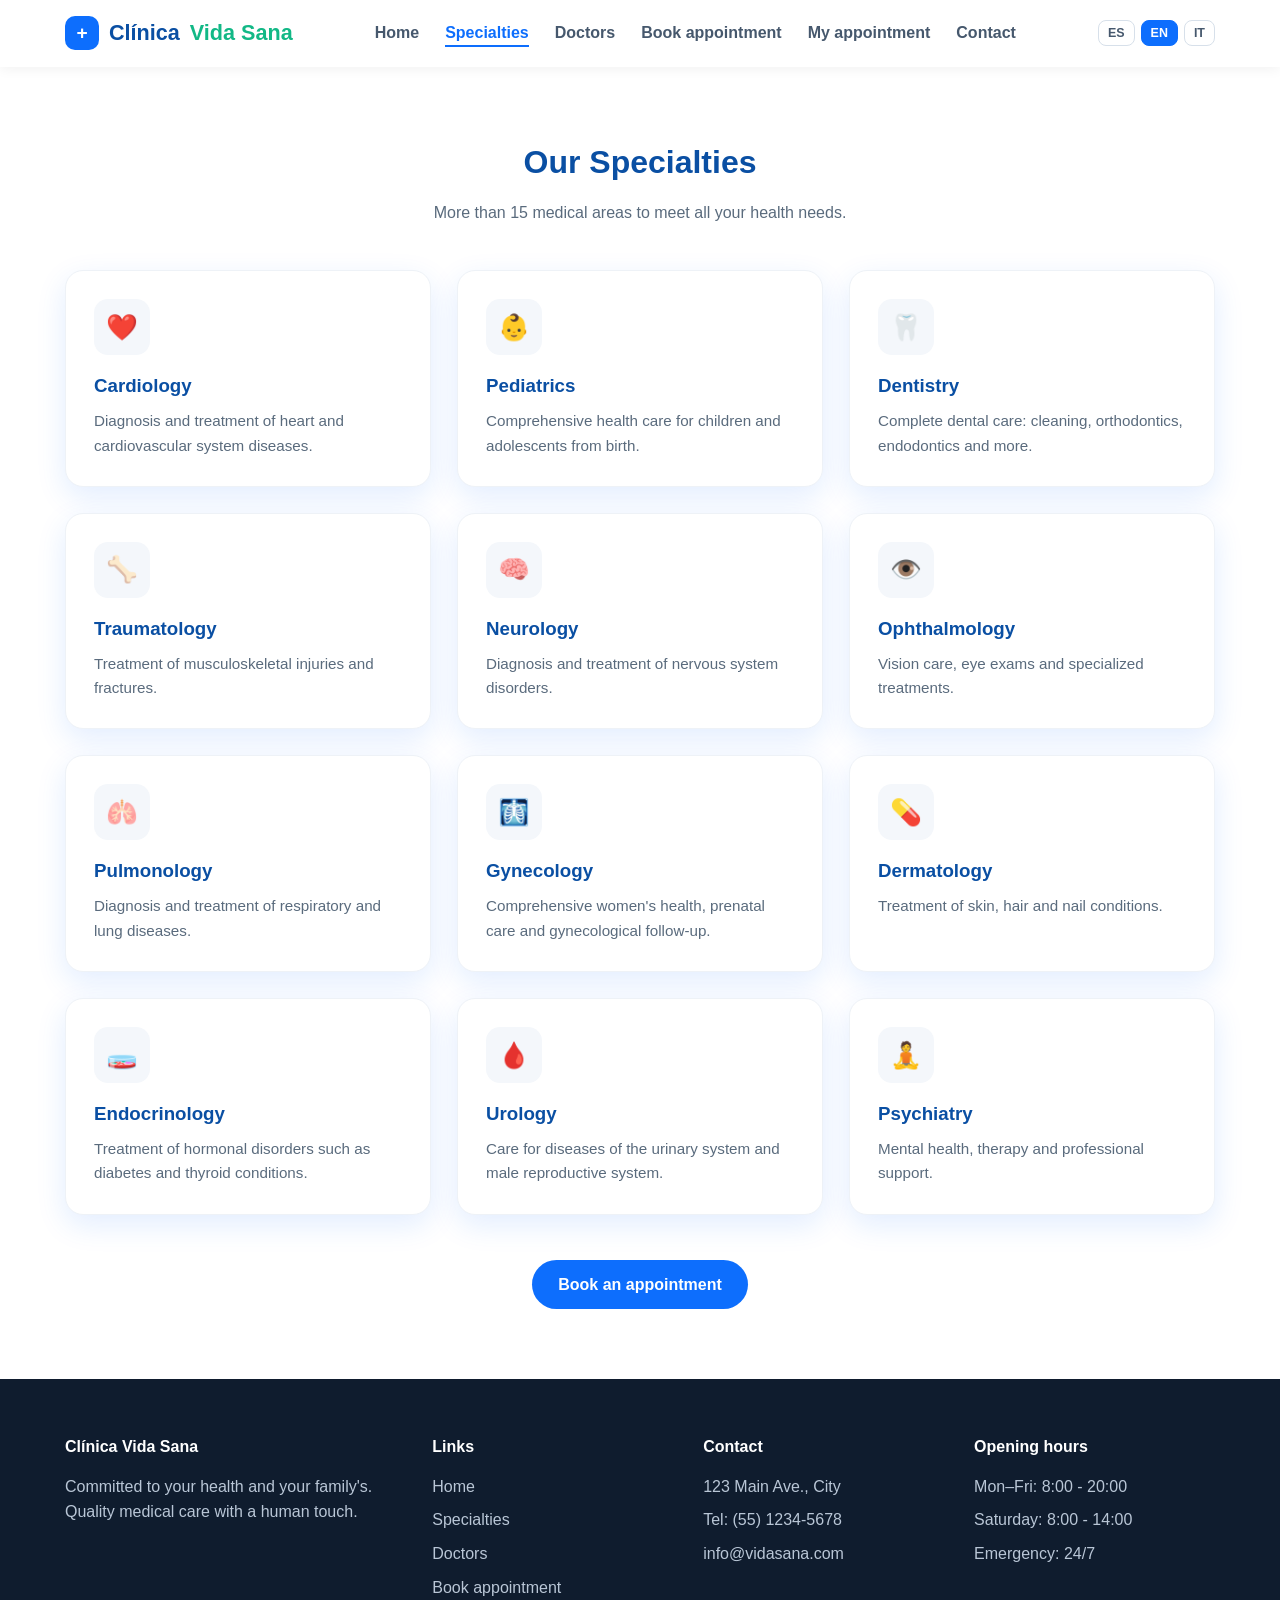
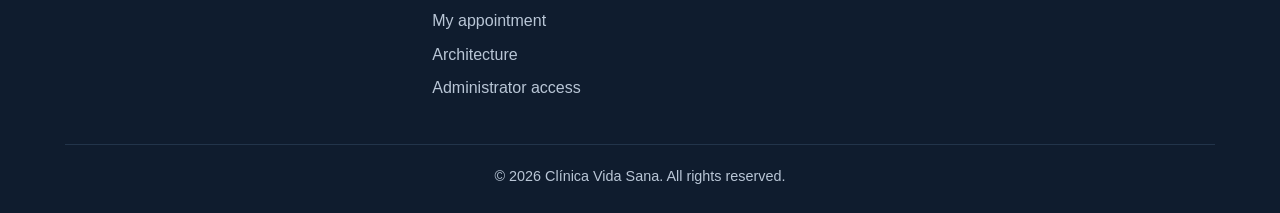
<file: especialidades.html>
<!DOCTYPE html>
<html lang="es">
<head>
  <meta charset="UTF-8" />
  <meta name="viewport" content="width=device-width, initial-scale=1.0" />
  <title>Especialidades | Clínica Vida Sana</title>
  <link rel="stylesheet" href="css/estilos.css" />
</head>
<body>
  <header>
    <div class="container nav">
      <a href="index.html" class="logo">
        <span class="cruz">+</span> Clínica <span>Vida Sana</span>
      </a>
      <button class="menu-toggle" aria-label="Menú">&#9776;</button>
      <nav>
        <ul class="menu">
          <li><a href="index.html">Inicio</a></li>
          <li><a href="especialidades.html" class="activo">Especialidades</a></li>
          <li><a href="medicos.html">Médicos</a></li>
          <li><a href="agendar.html">Agendar cita</a></li>
          <li><a href="mi-cita.html">Mi cita</a></li>
          <li><a href="contacto.html">Contacto</a></li>
        </ul>
      </nav>
    </div>
  </header>

  <section class="seccion">
    <div class="container">
      <div class="titulo">
        <h2>Nuestras Especialidades</h2>
        <p>Más de 15 áreas médicas para atender todas tus necesidades de salud.</p>
      </div>
      <div class="grid-3">
        <div class="card" data-especialidad="Cardiología">
          <div class="icono">❤️</div>
          <h3>Cardiología</h3>
          <p>Diagnóstico y tratamiento de enfermedades del corazón y sistema cardiovascular.</p>
        </div>
        <div class="card" data-especialidad="Pediatría">
          <div class="icono">👶</div>
          <h3>Pediatría</h3>
          <p>Atención integral de la salud de niños y adolescentes desde su nacimiento.</p>
        </div>
        <div class="card" data-especialidad="Odontología">
          <div class="icono">🦷</div>
          <h3>Odontología</h3>
          <p>Cuidado dental completo: limpieza, ortodoncia, endodoncia y más.</p>
        </div>
        <div class="card" data-especialidad="Traumatología">
          <div class="icono">🦴</div>
          <h3>Traumatología</h3>
          <p>Tratamiento de lesiones del sistema músculo-esquelético y fracturas.</p>
        </div>
        <div class="card" data-especialidad="Neurología">
          <div class="icono">🧠</div>
          <h3>Neurología</h3>
          <p>Diagnóstico y tratamiento de trastornos del sistema nervioso.</p>
        </div>
        <div class="card" data-especialidad="Oftalmología">
          <div class="icono">👁️</div>
          <h3>Oftalmología</h3>
          <p>Cuidado de la visión, exámenes oculares y tratamientos especializados.</p>
        </div>
        <div class="card" data-especialidad="Neumología">
          <div class="icono">🫁</div>
          <h3>Neumología</h3>
          <p>Diagnóstico y tratamiento de enfermedades respiratorias y pulmonares.</p>
        </div>
        <div class="card" data-especialidad="Ginecología">
          <div class="icono">🩻</div>
          <h3>Ginecología</h3>
          <p>Salud femenina integral, control prenatal y seguimiento ginecológico.</p>
        </div>
        <div class="card" data-especialidad="Dermatología">
          <div class="icono">💊</div>
          <h3>Dermatología</h3>
          <p>Tratamiento de enfermedades de la piel, cabello y uñas.</p>
        </div>
        <div class="card" data-especialidad="Endocrinología">
          <div class="icono">🧫</div>
          <h3>Endocrinología</h3>
          <p>Tratamiento de trastornos hormonales como diabetes y tiroides.</p>
        </div>
        <div class="card" data-especialidad="Urología">
          <div class="icono">🩸</div>
          <h3>Urología</h3>
          <p>Atención de enfermedades del sistema urinario y reproductor masculino.</p>
        </div>
        <div class="card" data-especialidad="Psiquiatría">
          <div class="icono">🧘</div>
          <h3>Psiquiatría</h3>
          <p>Salud mental, terapia y acompañamiento profesional.</p>
        </div>
      </div>
      <div style="text-align:center;margin-top:45px;">
        <a href="agendar.html" class="btn btn-primario">Agendar una cita</a>
      </div>
    </div>
  </section>

  <footer>
    <div class="container">
      <div class="footer-grid">
        <div>
          <h4>Clínica Vida Sana</h4>
          <p>Comprometidos con tu salud y la de tu familia. Atención médica de calidad con calidez humana.</p>
        </div>
        <div>
          <h4>Enlaces</h4>
          <ul>
            <li><a href="index.html">Inicio</a></li>
            <li><a href="especialidades.html">Especialidades</a></li>
            <li><a href="medicos.html">Médicos</a></li>
            <li><a href="agendar.html">Agendar cita</a></li>
            <li><a href="mi-cita.html">Mi cita</a></li>
            <li><a href="arquitectura.html">Arquitectura</a></li>
            <li><a href="admin.html">Acceso administradores</a></li>
          </ul>
        </div>
        <div>
          <h4>Contacto</h4>
          <ul>
            <li>Av. Principal 123, Ciudad</li>
            <li>Tel: (55) 1234-5678</li>
            <li>info@vidasana.com</li>
          </ul>
        </div>
        <div>
          <h4>Horarios</h4>
          <ul>
            <li>Lun a Vie: 8:00 - 20:00</li>
            <li>Sábado: 8:00 - 14:00</li>
            <li>Urgencias: 24/7</li>
          </ul>
        </div>
      </div>
      <div class="copy">© 2026 Clínica Vida Sana. Todos los derechos reservados.</div>
    </div>
  </footer>

  <script src="js/i18n.js"></script>
  <script src="js/datos.js"></script>
  <script src="js/app.js"></script>
</body>
</html>
</file>
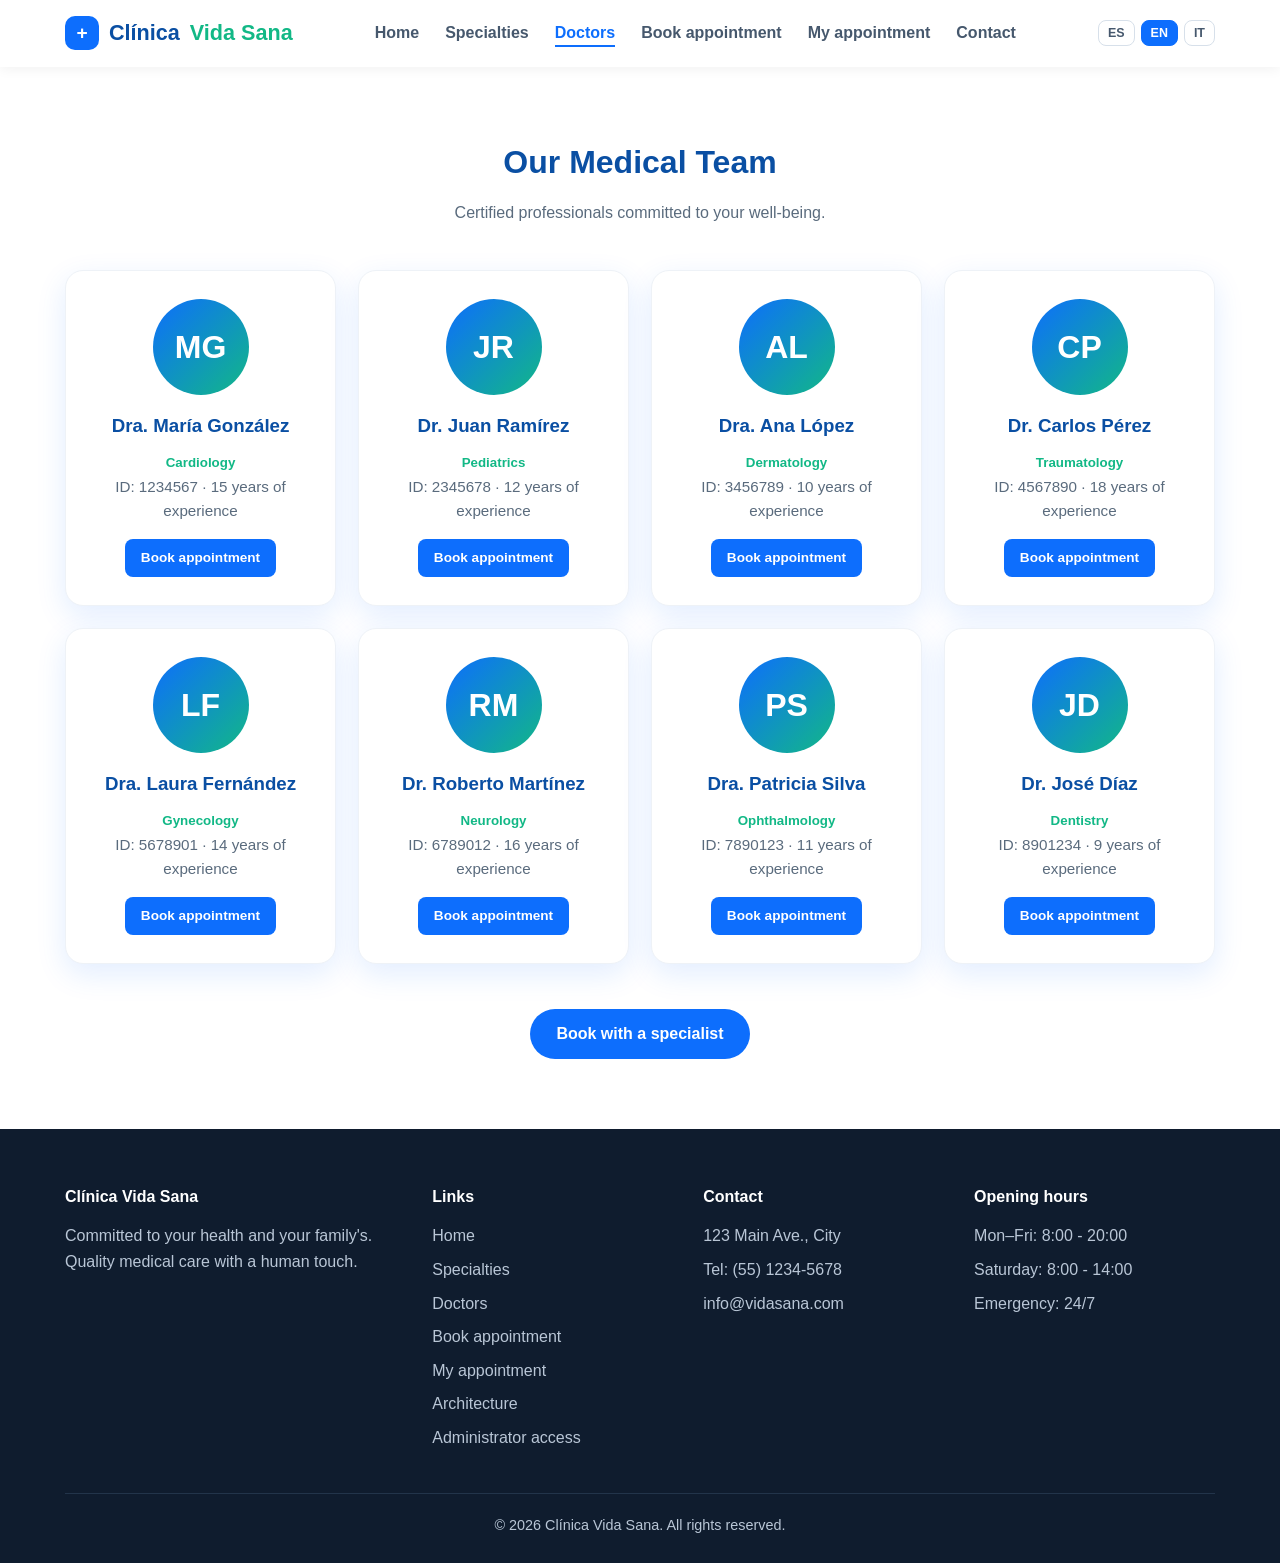
<file: medicos.html>
<!DOCTYPE html>
<html lang="es">
<head>
  <meta charset="UTF-8" />
  <meta name="viewport" content="width=device-width, initial-scale=1.0" />
  <title>Médicos | Clínica Vida Sana</title>
  <link rel="stylesheet" href="css/estilos.css" />
</head>
<body>
  <header>
    <div class="container nav">
      <a href="index.html" class="logo">
        <span class="cruz">+</span> Clínica <span>Vida Sana</span>
      </a>
      <button class="menu-toggle" aria-label="Menú">&#9776;</button>
      <nav>
        <ul class="menu">
          <li><a href="index.html">Inicio</a></li>
          <li><a href="especialidades.html">Especialidades</a></li>
          <li><a href="medicos.html" class="activo">Médicos</a></li>
          <li><a href="agendar.html">Agendar cita</a></li>
          <li><a href="mi-cita.html">Mi cita</a></li>
          <li><a href="contacto.html">Contacto</a></li>
        </ul>
      </nav>
    </div>
  </header>

  <section class="seccion">
    <div class="container">
      <div class="titulo">
        <h2>Nuestro Equipo Médico</h2>
        <p>Profesionales certificados y comprometidos con tu bienestar.</p>
      </div>
      <div id="filtroMedicos" class="filtro-medicos" style="display:none;"></div>
      <div class="grid-4" id="listaMedicos"></div>
      <div style="text-align:center;margin-top:45px;">
        <a href="agendar.html" class="btn btn-primario">Agendar con un especialista</a>
      </div>
    </div>
  </section>

  <footer>
    <div class="container">
      <div class="footer-grid">
        <div>
          <h4>Clínica Vida Sana</h4>
          <p>Comprometidos con tu salud y la de tu familia. Atención médica de calidad con calidez humana.</p>
        </div>
        <div>
          <h4>Enlaces</h4>
          <ul>
            <li><a href="index.html">Inicio</a></li>
            <li><a href="especialidades.html">Especialidades</a></li>
            <li><a href="medicos.html">Médicos</a></li>
            <li><a href="agendar.html">Agendar cita</a></li>
            <li><a href="mi-cita.html">Mi cita</a></li>
            <li><a href="arquitectura.html">Arquitectura</a></li>
            <li><a href="admin.html">Acceso administradores</a></li>
          </ul>
        </div>
        <div>
          <h4>Contacto</h4>
          <ul>
            <li>Av. Principal 123, Ciudad</li>
            <li>Tel: (55) 1234-5678</li>
            <li>info@vidasana.com</li>
          </ul>
        </div>
        <div>
          <h4>Horarios</h4>
          <ul>
            <li>Lun a Vie: 8:00 - 20:00</li>
            <li>Sábado: 8:00 - 14:00</li>
            <li>Urgencias: 24/7</li>
          </ul>
        </div>
      </div>
      <div class="copy">© 2026 Clínica Vida Sana. Todos los derechos reservados.</div>
    </div>
  </footer>

  <script src="js/i18n.js"></script>
  <script src="js/datos.js"></script>
  <script src="js/app.js"></script>
</body>
</html>
</file>
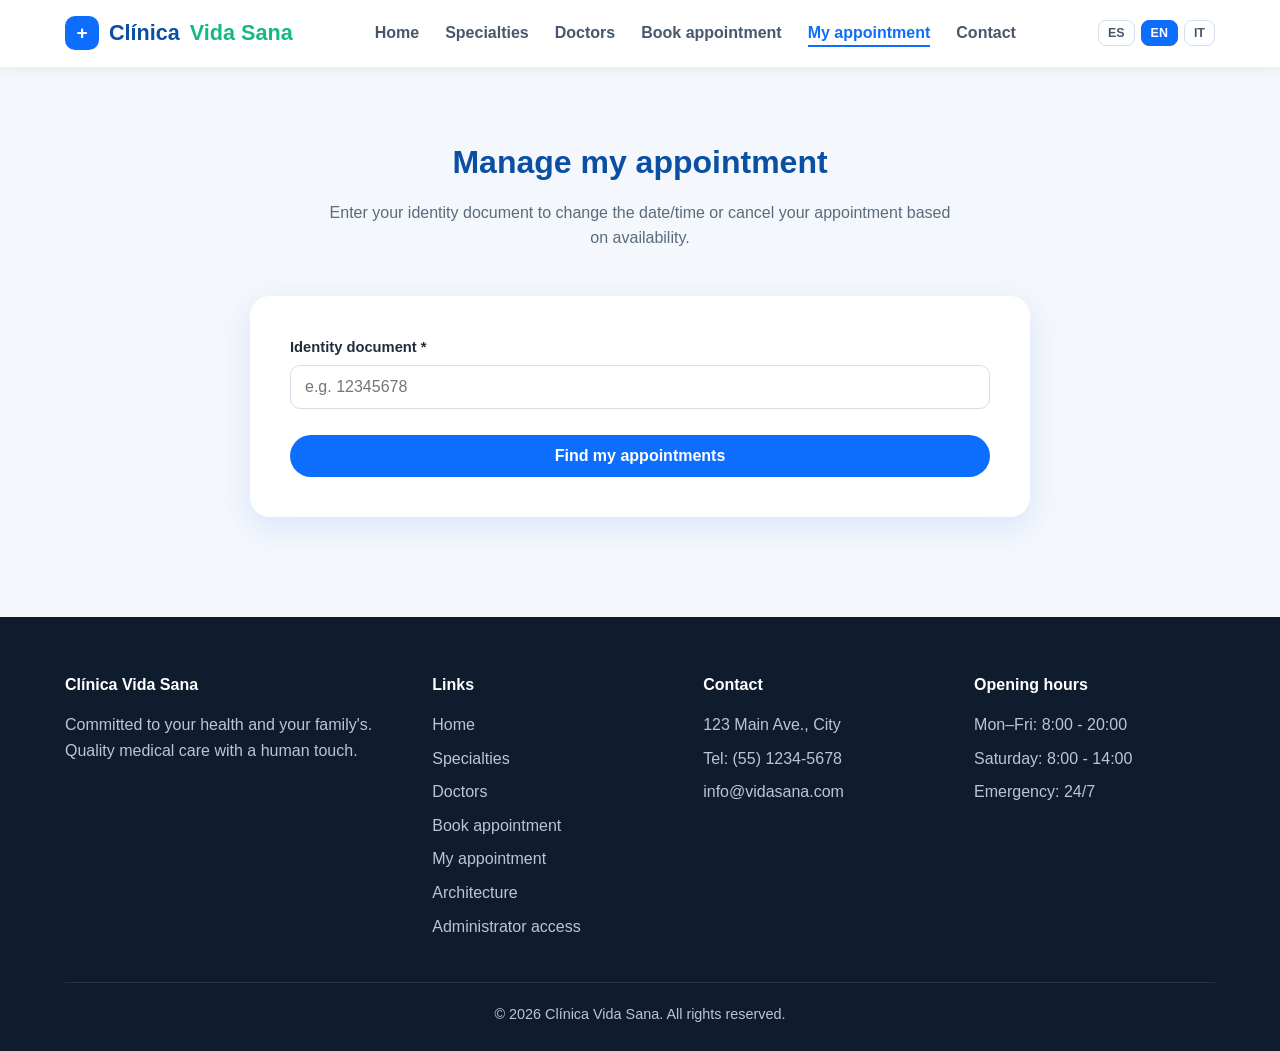
<file: mi-cita.html>
<!DOCTYPE html>
<html lang="es">
<head>
  <meta charset="UTF-8" />
  <meta name="viewport" content="width=device-width, initial-scale=1.0" />
  <title>Mi cita | Clínica Vida Sana</title>
  <link rel="stylesheet" href="css/estilos.css" />
</head>
<body>
  <header>
    <div class="container nav">
      <a href="index.html" class="logo">
        <span class="cruz">+</span> Clínica <span>Vida Sana</span>
      </a>
      <button class="menu-toggle" aria-label="Menú">&#9776;</button>
      <nav>
        <ul class="menu">
          <li><a href="index.html">Inicio</a></li>
          <li><a href="especialidades.html">Especialidades</a></li>
          <li><a href="medicos.html">Médicos</a></li>
          <li><a href="agendar.html">Agendar cita</a></li>
          <li><a href="mi-cita.html" class="activo">Mi cita</a></li>
          <li><a href="contacto.html">Contacto</a></li>
        </ul>
      </nav>
    </div>
  </header>

  <section class="seccion gris">
    <div class="container">
      <div class="titulo">
        <h2>Gestionar mi cita</h2>
        <p>Ingresa tu documento de identidad para cambiar la fecha/hora o anular tu cita según la disponibilidad.</p>
      </div>

      <div class="form-card">
        <div class="alerta" id="mensaje"></div>
        <form id="formBuscar">
          <div class="campo">
            <label for="documentoBuscar">Documento de identidad *</label>
            <input type="text" id="documentoBuscar" placeholder="Ej. 12345678" required />
          </div>
          <button type="submit" class="btn btn-primario">Buscar mis citas</button>
        </form>
      </div>

      <div id="resultados"></div>
    </div>
  </section>

  <footer>
    <div class="container">
      <div class="footer-grid">
        <div>
          <h4>Clínica Vida Sana</h4>
          <p>Comprometidos con tu salud y la de tu familia. Atención médica de calidad con calidez humana.</p>
        </div>
        <div>
          <h4>Enlaces</h4>
          <ul>
            <li><a href="index.html">Inicio</a></li>
            <li><a href="especialidades.html">Especialidades</a></li>
            <li><a href="medicos.html">Médicos</a></li>
            <li><a href="agendar.html">Agendar cita</a></li>
            <li><a href="mi-cita.html">Mi cita</a></li>
            <li><a href="arquitectura.html">Arquitectura</a></li>
            <li><a href="admin.html">Acceso administradores</a></li>
          </ul>
        </div>
        <div>
          <h4>Contacto</h4>
          <ul>
            <li>Av. Principal 123, Ciudad</li>
            <li>Tel: (55) 1234-5678</li>
            <li>info@vidasana.com</li>
          </ul>
        </div>
        <div>
          <h4>Horarios</h4>
          <ul>
            <li>Lun a Vie: 8:00 - 20:00</li>
            <li>Sábado: 8:00 - 14:00</li>
            <li>Urgencias: 24/7</li>
          </ul>
        </div>
      </div>
      <div class="copy">© 2026 Clínica Vida Sana. Todos los derechos reservados.</div>
    </div>
  </footer>

  <script src="js/i18n.js"></script>
  <script src="js/datos.js"></script>
  <script src="js/mi-cita.js"></script>
</body>
</html>
</file>
<file: css/estilos.css>
:root {
  --azul: #0d6efd;
  --azul-oscuro: #0a4fa3;
  --verde: #12b886;
  --rojo: #e03131;
  --gris: #f4f7fb;
  --texto: #1f2d3d;
  --sombra: 0 10px 30px rgba(13, 110, 253, 0.12);
}

* {
  margin: 0;
  padding: 0;
  box-sizing: border-box;
}

body {
  font-family: "Segoe UI", Tahoma, Verdana, sans-serif;
  color: var(--texto);
  background: #fff;
  line-height: 1.6;
}

a {
  text-decoration: none;
  color: inherit;
}

img {
  max-width: 100%;
  display: block;
}

.container {
  width: min(1150px, 92%);
  margin: 0 auto;
}

header {
  position: sticky;
  top: 0;
  z-index: 100;
  background: #fff;
  box-shadow: 0 2px 12px rgba(0, 0, 0, 0.06);
}

.nav {
  display: flex;
  align-items: center;
  justify-content: space-between;
  padding: 16px 0;
}

/* ---------- Selector de idioma ---------- */
.idioma-switch {
  display: flex;
  gap: 6px;
  align-items: center;
}

.idioma-switch button {
  border: 1.5px solid #d7e0ea;
  background: #fff;
  color: #46586d;
  font-weight: 700;
  font-size: 0.78rem;
  padding: 5px 9px;
  border-radius: 8px;
  cursor: pointer;
  transition: 0.2s;
}

.idioma-switch button:hover {
  border-color: var(--azul);
  color: var(--azul);
}

.idioma-switch button.activo {
  background: var(--azul);
  border-color: var(--azul);
  color: #fff;
}

.logo {
  display: flex;
  align-items: center;
  gap: 10px;
  font-size: 1.35rem;
  font-weight: 700;
  color: var(--azul-oscuro);
}

.logo span {
  color: var(--verde);
}

.logo .cruz {
  width: 34px;
  height: 34px;
  background: var(--azul);
  color: #fff;
  border-radius: 10px;
  display: grid;
  place-items: center;
  font-size: 1.2rem;
}

.menu {
  display: flex;
  gap: 26px;
  list-style: none;
}

.menu a {
  font-weight: 600;
  color: #46586d;
  padding-bottom: 4px;
  border-bottom: 2px solid transparent;
  transition: 0.2s;
}

.menu a:hover,
.menu a.activo {
  color: var(--azul);
  border-bottom-color: var(--azul);
}

.btn {
  display: inline-block;
  padding: 12px 26px;
  border-radius: 30px;
  font-weight: 700;
  border: none;
  cursor: pointer;
  transition: 0.2s;
  font-size: 1rem;
}

.btn-primario {
  background: var(--azul);
  color: #fff;
}

.btn-primario:hover {
  background: var(--azul-oscuro);
  transform: translateY(-2px);
}

.btn-blanco {
  background: #fff;
  color: var(--azul-oscuro);
}

.btn-borde {
  background: transparent;
  color: #fff;
  border: 2px solid #fff;
}

.hero {
  background: linear-gradient(135deg, var(--azul) 0%, var(--azul-oscuro) 100%);
  color: #fff;
  padding: 80px 0;
}

.hero-grid {
  display: grid;
  grid-template-columns: 1.1fr 0.9fr;
  gap: 40px;
  align-items: center;
}

.hero h1 {
  font-size: 2.7rem;
  line-height: 1.2;
  margin-bottom: 18px;
}

.hero p {
  font-size: 1.15rem;
  opacity: 0.92;
  margin-bottom: 28px;
}

.hero-botones {
  display: flex;
  gap: 14px;
  flex-wrap: wrap;
}

.hero-img {
  background: rgba(255, 255, 255, 0.12);
  border: 1px solid rgba(255, 255, 255, 0.25);
  border-radius: 24px;
  padding: 30px;
  display: grid;
  grid-template-columns: 1fr 1fr;
  gap: 16px;
}

.hero-card {
  background: rgba(255, 255, 255, 0.14);
  border-radius: 16px;
  padding: 20px;
}

.hero-card .num {
  font-size: 1.9rem;
  font-weight: 800;
}

.hero-card small {
  opacity: 0.85;
}

.seccion {
  padding: 70px 0;
}

.seccion.gris {
  background: var(--gris);
}

.titulo {
  text-align: center;
  max-width: 640px;
  margin: 0 auto 45px;
}

.titulo h2 {
  font-size: 2rem;
  color: var(--azul-oscuro);
  margin-bottom: 12px;
}

.titulo p {
  color: #5a6b7d;
}

.grid-3 {
  display: grid;
  grid-template-columns: repeat(3, 1fr);
  gap: 26px;
}

.grid-4 {
  display: grid;
  grid-template-columns: repeat(4, 1fr);
  gap: 22px;
}

.card {
  background: #fff;
  border-radius: 18px;
  padding: 28px;
  box-shadow: var(--sombra);
  transition: 0.25s;
  border: 1px solid #eef2f7;
}

.card:hover {
  transform: translateY(-6px);
  box-shadow: 0 18px 40px rgba(13, 110, 253, 0.2);
}

.card .icono {
  width: 56px;
  height: 56px;
  border-radius: 14px;
  background: var(--gris);
  display: grid;
  place-items: center;
  font-size: 1.6rem;
  margin-bottom: 16px;
}

.card h3 {
  color: var(--azul-oscuro);
  margin-bottom: 8px;
}

.card p {
  color: #5a6b7d;
  font-size: 0.95rem;
}

/* ---------- Tarjetas interactivas ---------- */
.card[data-href] {
  cursor: pointer;
}

.card[data-href]:focus-visible {
  outline: 3px solid rgba(13, 110, 253, 0.45);
  outline-offset: 2px;
}

.filtro-medicos {
  display: flex;
  align-items: center;
  justify-content: space-between;
  gap: 14px;
  flex-wrap: wrap;
  background: #eef4ff;
  border: 1px solid #b9d4ff;
  color: #0a4fa3;
  font-weight: 600;
  padding: 12px 18px;
  border-radius: 12px;
  margin-bottom: 26px;
}

.filtro-medicos a {
  color: #0a4fa3;
  font-weight: 700;
  text-decoration: underline;
}

.vacio-medicos {
  grid-column: 1 / -1;
  text-align: center;
  color: #5a6b7d;
}

.vacio-medicos a {
  color: var(--azul);
  font-weight: 700;
  text-decoration: underline;
}

.medico {
  text-align: center;
}

.medico-acciones {
  margin-top: 16px;
}

.medico .avatar {
  width: 96px;
  height: 96px;
  margin: 0 auto 16px;
  border-radius: 50%;
  background: linear-gradient(135deg, var(--azul), var(--verde));
  color: #fff;
  display: grid;
  place-items: center;
  font-size: 2rem;
  font-weight: 700;
}

.medico small {
  color: var(--verde);
  font-weight: 700;
}

.form-card {
  background: #fff;
  border-radius: 20px;
  padding: 40px;
  box-shadow: var(--sombra);
  max-width: 780px;
  margin: 0 auto;
}

.form-grid {
  display: grid;
  grid-template-columns: 1fr 1fr;
  gap: 20px;
}

.campo {
  display: flex;
  flex-direction: column;
}

.campo.full {
  grid-column: 1 / -1;
}

.campo label {
  font-weight: 600;
  margin-bottom: 6px;
  font-size: 0.92rem;
}

.campo input,
.campo select,
.campo textarea {
  padding: 12px 14px;
  border: 1.5px solid #d7e0ea;
  border-radius: 10px;
  font-size: 1rem;
  font-family: inherit;
  transition: 0.2s;
}

.campo input:focus,
.campo select:focus,
.campo textarea:focus {
  outline: none;
  border-color: var(--azul);
  box-shadow: 0 0 0 3px rgba(13, 110, 253, 0.15);
}

.ayuda {
  display: block;
  color: var(--verde);
  font-weight: 600;
  font-size: 0.88rem;
  background: #eefaf5;
  padding: 9px 13px;
  border-radius: 9px;
}

.form-card .btn {
  margin-top: 26px;
  width: 100%;
}

.alerta {
  padding: 14px 18px;
  border-radius: 10px;
  margin-bottom: 22px;
  display: none;
  font-weight: 600;
}

.alerta.ok {
  display: block;
  background: #e6faf3;
  color: #0a7a57;
  border: 1px solid #b6ecd9;
}

.alerta.error {
  display: block;
  background: #fdecec;
  color: #c92a2a;
  border: 1px solid #f5c2c2;
}

footer {
  background: #0f1c2e;
  color: #b9c6d6;
  padding: 55px 0 25px;
}

.footer-grid {
  display: grid;
  grid-template-columns: 1.4fr 1fr 1fr 1fr;
  gap: 30px;
  margin-bottom: 35px;
}

footer h4 {
  color: #fff;
  margin-bottom: 14px;
}

footer ul {
  list-style: none;
}

footer li {
  margin-bottom: 8px;
}

footer a:hover {
  color: #fff;
}

.copy {
  border-top: 1px solid #22344a;
  padding-top: 20px;
  text-align: center;
  font-size: 0.9rem;
}

/* ---------- Mi cita / gestión de turnos ---------- */
.btn-sm {
  padding: 8px 16px;
  font-size: 0.85rem;
  border-radius: 8px;
}

.btn-rojo {
  background: var(--rojo);
  color: #fff;
}

.btn-rojo:hover {
  background: #b02525;
}

.btn-gris {
  background: #e9eef5;
  color: #46586d;
}

.btn-gris:hover {
  background: #dbe3ee;
}

.badge {
  display: inline-block;
  padding: 4px 11px;
  border-radius: 20px;
  font-size: 0.78rem;
  font-weight: 700;
}

.badge.Pendiente {
  background: #fff4e6;
  color: #b86b00;
}

.badge.Confirmada {
  background: #e7f1ff;
  color: #0a4fa3;
}

.badge.Atendida {
  background: #e6faf3;
  color: #0a7a57;
}

.badge.Cancelada {
  background: #fdecec;
  color: #c92a2a;
}

#resultados {
  display: grid;
  gap: 18px;
  max-width: 780px;
  margin: 30px auto 0;
}

.cita-card {
  background: #fff;
  border-radius: 18px;
  padding: 26px;
  box-shadow: var(--sombra);
  border: 1px solid #eef2f7;
}

.cita-card h3 {
  color: var(--azul-oscuro);
  display: flex;
  align-items: center;
  gap: 10px;
  margin-bottom: 12px;
}

.cita-info p {
  color: #5a6b7d;
  font-size: 0.95rem;
  margin-bottom: 4px;
}

.cita-acciones {
  display: flex;
  gap: 10px;
  margin-top: 16px;
}

.form-reagenda {
  border-top: 1px dashed #d7e0ea;
  margin-top: 18px;
  padding-top: 18px;
}

.form-acciones {
  display: flex;
  justify-content: flex-end;
  gap: 10px;
  margin-top: 16px;
}

.nota {
  color: #8595a8;
  font-weight: 600;
  font-size: 0.9rem;
}

.menu-toggle {
  display: none;
  background: none;
  border: none;
  font-size: 1.6rem;
  cursor: pointer;
  color: var(--azul-oscuro);
}

@media (max-width: 900px) {
  .hero-grid,
  .grid-3,
  .grid-4,
  .form-grid,
  .footer-grid {
    grid-template-columns: 1fr;
  }

  .hero h1 {
    font-size: 2.1rem;
  }

  .menu-toggle {
    display: block;
  }

  .menu {
    position: absolute;
    top: 70px;
    right: 0;
    flex-direction: column;
    background: #fff;
    width: 230px;
    padding: 20px;
    box-shadow: var(--sombra);
    border-radius: 0 0 0 16px;
    display: none;
  }

  .menu.abierto {
    display: flex;
  }
}
</file>
<file: css/admin.css>
:root {
  --azul: #0d6efd;
  --azul-oscuro: #0a4fa3;
  --verde: #12b886;
  --rojo: #e03131;
  --naranja: #f08c00;
  --gris: #f4f7fb;
  --texto: #1f2d3d;
  --sombra: 0 10px 30px rgba(13, 110, 253, 0.12);
}

* {
  margin: 0;
  padding: 0;
  box-sizing: border-box;
}

body {
  font-family: "Segoe UI", Tahoma, Verdana, sans-serif;
  color: var(--texto);
  background: var(--gris);
  line-height: 1.5;
}

button {
  font-family: inherit;
  cursor: pointer;
}

/* ---------- Login ---------- */
.login-wrap {
  min-height: 100vh;
  display: grid;
  place-items: center;
  background: linear-gradient(135deg, var(--azul) 0%, var(--azul-oscuro) 100%);
  padding: 20px;
}

.login-card {
  background: #fff;
  border-radius: 20px;
  box-shadow: 0 20px 50px rgba(0, 0, 0, 0.25);
  padding: 42px;
  width: min(420px, 100%);
}

.login-card .logo {
  display: flex;
  align-items: center;
  gap: 10px;
  font-size: 1.3rem;
  font-weight: 700;
  color: var(--azul-oscuro);
  justify-content: center;
  margin-bottom: 6px;
}

.login-card .logo .cruz {
  width: 34px;
  height: 34px;
  background: var(--azul);
  color: #fff;
  border-radius: 10px;
  display: grid;
  place-items: center;
}

.login-card h1 {
  font-size: 1.35rem;
  text-align: center;
  color: var(--texto);
  margin: 12px 0 4px;
}

.login-card p.sub {
  text-align: center;
  color: #6b7c90;
  font-size: 0.92rem;
  margin-bottom: 26px;
}

.campo {
  display: flex;
  flex-direction: column;
  margin-bottom: 16px;
}

.campo label {
  font-weight: 600;
  font-size: 0.9rem;
  margin-bottom: 6px;
}

.campo input,
.campo select,
.campo textarea {
  padding: 12px 14px;
  border: 1.5px solid #d7e0ea;
  border-radius: 10px;
  font-size: 1rem;
  font-family: inherit;
}

.campo input:focus,
.campo select:focus,
.campo textarea:focus {
  outline: none;
  border-color: var(--azul);
  box-shadow: 0 0 0 3px rgba(13, 110, 253, 0.15);
}

.btn {
  display: inline-block;
  padding: 12px 22px;
  border-radius: 10px;
  font-weight: 700;
  border: none;
  font-size: 0.98rem;
  transition: 0.2s;
  background: var(--azul);
  color: #fff;
}

.btn:hover {
  background: var(--azul-oscuro);
}

.btn-block {
  width: 100%;
}

.btn-sm {
  padding: 7px 14px;
  font-size: 0.85rem;
  border-radius: 8px;
}

.btn-gris {
  background: #e9eef5;
  color: #46586d;
}

.btn-gris:hover {
  background: #dbe3ee;
}

.btn-rojo {
  background: var(--rojo);
}

.btn-rojo:hover {
  background: #b02525;
}

.error {
  background: #fdecec;
  color: #c92a2a;
  border: 1px solid #f5c2c2;
  padding: 10px 14px;
  border-radius: 10px;
  font-size: 0.9rem;
  margin-bottom: 16px;
  display: none;
}

.error.visible {
  display: block;
}

.hint {
  margin-top: 18px;
  font-size: 0.82rem;
  color: #8595a8;
  text-align: center;
  background: var(--gris);
  padding: 10px;
  border-radius: 10px;
}

/* ---------- Panel ---------- */
.topbar {
  background: #fff;
  box-shadow: 0 2px 12px rgba(0, 0, 0, 0.06);
  position: sticky;
  top: 0;
  z-index: 50;
}

.topbar-inner {
  max-width: 1200px;
  margin: 0 auto;
  padding: 14px 20px;
  display: flex;
  align-items: center;
  justify-content: space-between;
  gap: 16px;
}

.topbar .marca {
  display: flex;
  align-items: center;
  gap: 10px;
  font-weight: 700;
  color: var(--azul-oscuro);
}

.topbar .marca .cruz {
  width: 32px;
  height: 32px;
  background: var(--azul);
  color: #fff;
  border-radius: 9px;
  display: grid;
  place-items: center;
}

.topbar .marca small {
  display: block;
  font-weight: 500;
  color: #8595a8;
  font-size: 0.75rem;
}

.topbar-actions {
  display: flex;
  align-items: center;
  gap: 12px;
}

.idioma-switch {
  display: flex;
  gap: 6px;
  align-items: center;
}

.idioma-switch button {
  border: 1.5px solid #d7e0ea;
  background: #fff;
  color: #46586d;
  font-weight: 700;
  font-size: 0.78rem;
  padding: 5px 9px;
  border-radius: 8px;
  cursor: pointer;
  transition: 0.2s;
}

.idioma-switch button:hover {
  border-color: var(--azul);
  color: var(--azul);
}

.idioma-switch button.activo {
  background: var(--azul);
  border-color: var(--azul);
  color: #fff;
}

.login-card .idioma-switch {
  justify-content: center;
  margin-top: 16px;
}

.usuario {
  font-weight: 600;
  color: #46586d;
  font-size: 0.92rem;
}

.panel {
  max-width: 1200px;
  margin: 0 auto;
  padding: 30px 20px 60px;
}

.stats {
  display: grid;
  grid-template-columns: repeat(4, 1fr);
  gap: 18px;
  margin-bottom: 28px;
}

.stat {
  background: #fff;
  border-radius: 14px;
  padding: 20px;
  box-shadow: var(--sombra);
}

.stat .num {
  font-size: 1.9rem;
  font-weight: 800;
  color: var(--azul-oscuro);
}

.stat .lbl {
  color: #6b7c90;
  font-size: 0.88rem;
}

.tabs {
  display: flex;
  gap: 8px;
  margin-bottom: 20px;
  border-bottom: 2px solid #e2e9f1;
}

.tab {
  padding: 12px 20px;
  border: none;
  background: none;
  font-weight: 700;
  color: #6b7c90;
  border-bottom: 3px solid transparent;
  margin-bottom: -2px;
  font-size: 0.98rem;
}

.tab.activo {
  color: var(--azul);
  border-bottom-color: var(--azul);
}

.panel-head {
  display: flex;
  align-items: center;
  justify-content: space-between;
  margin-bottom: 16px;
  gap: 14px;
  flex-wrap: wrap;
}

.panel-head h2 {
  font-size: 1.25rem;
  color: var(--azul-oscuro);
}

.filtros {
  display: flex;
  gap: 10px;
  flex-wrap: wrap;
}

.filtros input,
.filtros select {
  padding: 9px 12px;
  border: 1.5px solid #d7e0ea;
  border-radius: 9px;
  font-size: 0.92rem;
}

.tabla-wrap {
  background: #fff;
  border-radius: 14px;
  box-shadow: var(--sombra);
  overflow: auto;
}

table {
  width: 100%;
  border-collapse: collapse;
  min-width: 720px;
}

th,
td {
  text-align: left;
  padding: 13px 16px;
  border-bottom: 1px solid #eef2f7;
  font-size: 0.92rem;
  vertical-align: middle;
}

th {
  background: #f8fafd;
  color: #46586d;
  font-size: 0.82rem;
  text-transform: uppercase;
  letter-spacing: 0.03em;
}

tbody tr:hover {
  background: #f9fbfe;
}

.acciones {
  display: flex;
  gap: 8px;
}

.vacio {
  text-align: center;
  color: #8595a8;
  padding: 40px;
}

.badge {
  display: inline-block;
  padding: 4px 11px;
  border-radius: 20px;
  font-size: 0.78rem;
  font-weight: 700;
}

.badge.Pendiente {
  background: #fff4e6;
  color: #b86b00;
}

.badge.Confirmada {
  background: #e7f1ff;
  color: #0a4fa3;
}

.badge.Atendida {
  background: #e6faf3;
  color: #0a7a57;
}

.badge.Cancelada {
  background: #fdecec;
  color: #c92a2a;
}

/* ---------- Respaldo ---------- */
.ayuda {
  color: #6b7c90;
  font-size: 0.92rem;
  margin-bottom: 22px;
  max-width: 780px;
}

.respaldo-grid {
  display: grid;
  grid-template-columns: repeat(2, 1fr);
  gap: 18px;
}

.respaldo-card {
  background: #fff;
  border-radius: 14px;
  padding: 24px;
  box-shadow: var(--sombra);
}

.respaldo-card h3 {
  color: var(--azul-oscuro);
  margin-bottom: 6px;
}

.respaldo-card p {
  color: #6b7c90;
  font-size: 0.9rem;
  margin-bottom: 18px;
}

.respaldo-actions {
  display: flex;
  gap: 10px;
  flex-wrap: wrap;
}

/* ---------- Modal ---------- */
.modal {
  position: fixed;
  inset: 0;
  background: rgba(15, 28, 46, 0.55);
  display: none;
  align-items: center;
  justify-content: center;
  padding: 20px;
  z-index: 100;
}

.modal.visible {
  display: flex;
}

.modal-card {
  background: #fff;
  border-radius: 18px;
  padding: 30px;
  width: min(560px, 100%);
  max-height: 90vh;
  overflow: auto;
  box-shadow: 0 25px 60px rgba(0, 0, 0, 0.3);
}

.modal-card h3 {
  color: var(--azul-oscuro);
  margin-bottom: 20px;
}

.modal-grid {
  display: grid;
  grid-template-columns: 1fr 1fr;
  gap: 14px;
}

.modal-grid .full {
  grid-column: 1 / -1;
}

.dias-grid {
  display: grid;
  grid-template-columns: repeat(4, 1fr);
  gap: 8px;
  margin-top: 4px;
}

.dia-opcion {
  display: flex;
  align-items: center;
  gap: 7px;
  font-weight: 500;
  font-size: 0.9rem;
  background: var(--gris);
  padding: 8px 10px;
  border-radius: 9px;
  cursor: pointer;
  border: 1.5px solid transparent;
}

.dia-opcion:hover {
  border-color: var(--azul);
}

.dia-opcion input {
  accent-color: var(--azul);
  cursor: pointer;
}


.modal-actions {
  display: flex;
  justify-content: flex-end;
  gap: 10px;
  margin-top: 24px;
}

@media (max-width: 820px) {
  .stats {
    grid-template-columns: 1fr 1fr;
  }
  .modal-grid {
    grid-template-columns: 1fr;
  }
  .respaldo-grid {
    grid-template-columns: 1fr;
  }
}
</file>
